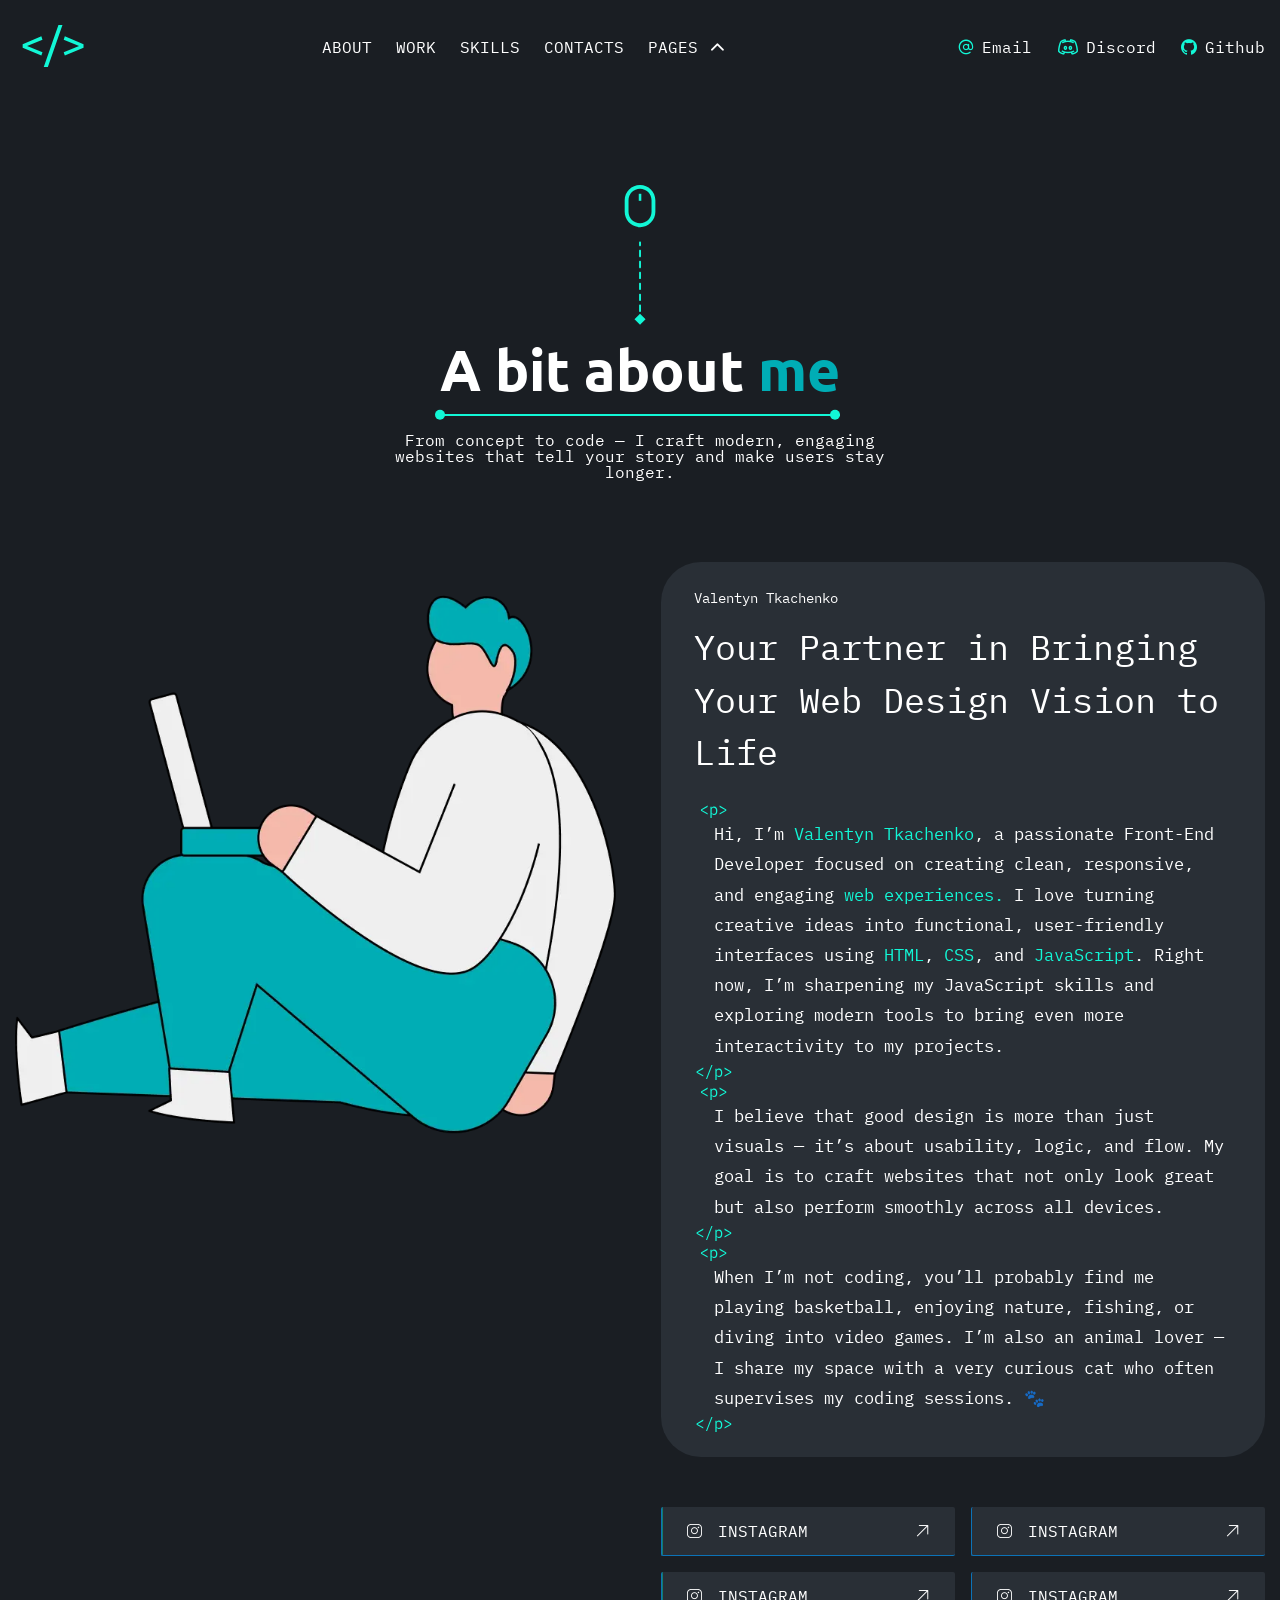
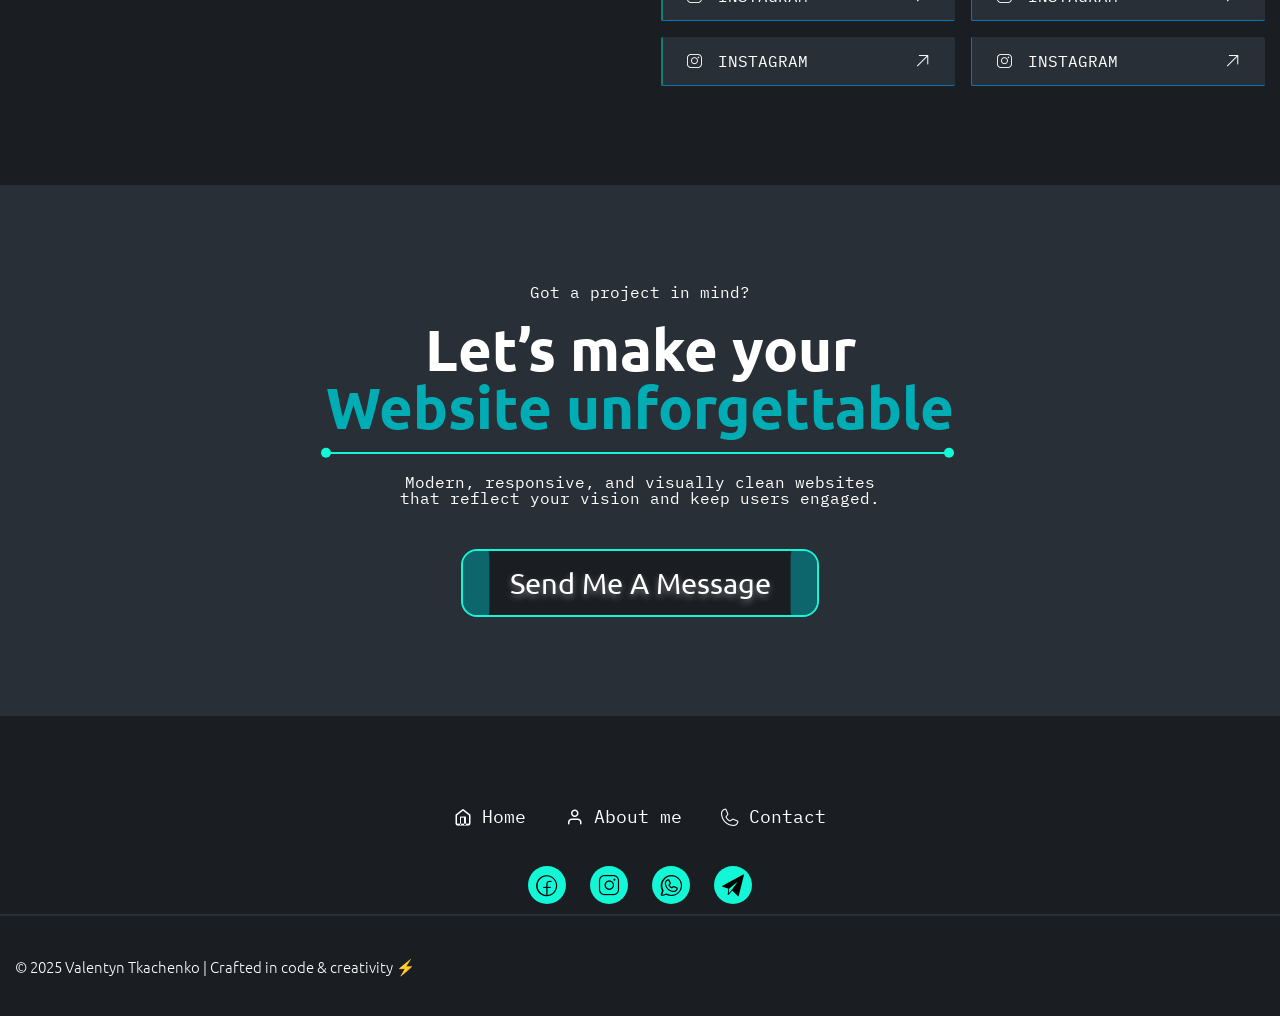
<file: src/pages/about/about.html>
<!DOCTYPE html>
<html lang="en">

<head>
   <meta charset="UTF-8">
   <meta name="viewport" content="width=device-width, initial-scale=1.0">
   <link rel="icon" type="image/x-icon" href="../../../vt.ico">
   <title>Page-About</title>
  <script type="module" crossorigin src="../../../assets/main-L7SXk0jN.js"></script>
  <link rel="stylesheet" crossorigin href="../../../assets/main-U1a0f_rN.css">
  <link rel="stylesheet" crossorigin href="../../../assets/about-CNuRhGCd.css">
</head>

<body>

   <div class="wrapper">
      <header class="header">
         <div class="header__container">
            <div class="header__inner">
               <div class="header__logo logo">
                  <a href="../../../index.html" class="logo__link">
                     <svg class="logo__image">
                        <use href="../../../assets/symbol-defs-Dsp-S08E.svg#icon-slash"></use>
                     </svg>
                  </a>
               </div>
               <nav class="header__menu menu-header">
                  <ul class="menu-header__list">
                     <li class="menu-header__item">
                        <a href="#" class="menu-header__link">About</a>
                     </li>
                     <li class="menu-header__item">
                        <a href="../works/works.html" target="_blank" class="menu-header__link">Work</a>
                     </li>
                     <li class="menu-header__item">
                        <a href="#" class="menu-header__link">Skills</a>
                     </li>
                     <li class="menu-header__item">
                        <a href="#" class="menu-header__link">Contacts</a>
                     </li>
                     <li class="menu-header__item">
                        <a href="#"
                           class="menu-header__link menu-header__link--submenu menu-header__link--icon-chevron">Pages</a>
                     </li>
                  </ul>
               </nav>
               <div class="header__media media-social">
                  <a target="_blank" href="#"
                     class="media-social__instagram media-social__instagram--icon-at-sign">Email</a>
                  <a target="_blank" href="#"
                     class="media-social__discord media-social__discord--icon-discord">Discord</a>
                  <a target="_blank" href="#" class="media-social__github media-social__github--icon-github">Github</a>
               </div>
               <!-- <button type="button" class="button button--green button--icon-chevrons"><span>Let's talk
                        </span></button> -->
               <button class="icon-menu">
                  <span></span>
               </button>
            </div>
         </div>
      </header>

      <main class="page-about">
         <section class="page-about__about about-page">
            <div class="about-page__container">
               <div class="about-page__inner">
                  <div class="about-page__header block-header block-header--margin">
                     <svg class="block-header__scroll mouse-scroll">
                        <use href="../../../assets/symbol-defs-Dsp-S08E.svg#icon-scroll"></use>
                     </svg>
                     <h2 class="block-header__title">A bit about
                        <span>me</span>
                     </h2>
                     <div class="block-header__text">
                        <p>From concept to code — I craft modern, engaging websites that tell your story and make
                           users
                           stay longer.
                        </p>
                     </div>
                  </div>
                  <div class="about-page__body body-about">
                     <div class="body-about__wrapper">
                        <div class="body-about__image">
                           <img src="../../../assets/man-works-COrLgKZE.webp" alt="">
                        </div>
                        <!-- <div class="body-about__image">
                           <img src="/src/assets/img/hero-avatar.PNG" alt="">
                        </div> -->
                        <div class="body-about__inner">
                           <div class="body-about__info">
                              <div class="body-about__name">Valentyn Tkachenko</div>
                              <h2 class="body-about__title">
                                 Your Partner in Bringing Your Web Design Vision to Life
                              </h2>
                              <div class="body-about__desc">
                                 <svg class="body-about__teg">
                                    <use href="../../../assets/symbol-defs-Dsp-S08E.svg#icon-p-open"></use>
                                 </svg>
                                 <p>
                                    Hi, I’m <span>Valentyn Tkachenko</span>, a passionate Front-End Developer focused on
                                    creating
                                    clean,
                                    responsive, and engaging <span>web
                                       experiences.</span>
                                    I love turning creative ideas into functional, user-friendly interfaces using
                                    <span>HTML</span>,
                                    <span>CSS</span>,
                                    and <span>JavaScript</span>.
                                    Right now, I’m sharpening my JavaScript skills and exploring modern tools to bring
                                    even
                                    more interactivity to my
                                    projects.
                                 </p>
                                 <svg class="body-about__teg">
                                    <use href="../../../assets/symbol-defs-Dsp-S08E.svg#icon-p-closed"></use>
                                 </svg>
                                 <svg class="body-about__teg">
                                    <use href="../../../assets/symbol-defs-Dsp-S08E.svg#icon-p-open"></use>
                                 </svg>
                                 <p>I believe that good design is more than just visuals — it’s about usability, logic,
                                    and
                                    flow. My goal is to craft
                                    websites that not only look great but also perform smoothly across all devices.
                                 </p>
                                 <svg class="body-about__teg">
                                    <use href="../../../assets/symbol-defs-Dsp-S08E.svg#icon-p-closed"></use>
                                 </svg>
                                 <svg class="body-about__teg">
                                    <use href="../../../assets/symbol-defs-Dsp-S08E.svg#icon-p-open"></use>
                                 </svg>
                                 <p>When I’m not coding, you’ll probably find me playing basketball, enjoying nature,
                                    fishing,
                                    or diving into video games.
                                    I’m also an animal lover — I share my space with a very curious cat who often
                                    supervises
                                    my coding sessions. 🐾
                                 </p>
                                 <svg class="body-about__teg">
                                    <use href="../../../assets/symbol-defs-Dsp-S08E.svg#icon-p-closed"></use>
                                 </svg>
                              </div>
                              <!-- <div class="body-about__img">
                                 <img src="/src/assets/img/png/man-works.webp" alt="">
                              </div> -->
                           </div>
                           <div class="body-about__buttons buttons-about">
                              <a href="#" class="button-media button-media--icon-instagram">
                                 <span class="button-media__span button-media__span--icon-arrow-up">Instagram</span>
                              </a>
                              <a href="#" class="button-media button-media--icon-instagram">
                                 <span class="button-media__span button-media__span--icon-arrow-up">Instagram</span>
                              </a>
                              <a href="#" class="button-media button-media--icon-instagram">
                                 <span class="button-media__span button-media__span--icon-arrow-up">Instagram</span>
                              </a>
                              <a href="#" class="button-media button-media--icon-instagram">
                                 <span class="button-media__span button-media__span--icon-arrow-up">Instagram</span>
                              </a>
                              <a href="#" class="button-media button-media--icon-instagram">
                                 <span class="button-media__span button-media__span--icon-arrow-up">Instagram</span>
                              </a>
                              <a href="#" class="button-media button-media--icon-instagram">
                                 <span class="button-media__span button-media__span--icon-arrow-up">Instagram</span>
                              </a>
                           </div>
                        </div>
                     </div>
                  </div>
               </div>
            </div>
         </section>
      </main>

      <aside class="page__intro intro">
         <div class="intro__container">
            <div class="intro__header block-header">
               <div class="block-header__content">
                  <span class="block-header__label">Got a project in mind?</span>
                  <h2 class="block-header__title">Let’s make your <br> <span>Website unforgettable</span></h2>
                  <div class="block-header__text">
                     <p>Modern, responsive, and visually clean websites that reflect your vision and keep users
                        engaged.
                     </p>
                  </div>
               </div>
            </div>
            <button type="button" class="intro__button button-figure button-figure--green ">
               Send me a message
            </button>
         </div>
      </aside>

      <footer class="footer">
         <div class="footer__body body-footer">
            <div class="body-footer__container">
               <div class="body-footer__menu menu-footer">
                  <ul class="menu-footer__list">
                     <li class="menu-footer__item">
                        <a target="_blank" href="#" class="menu-footer__link menu-footer__link--icon-home">Home</a>
                     </li>
                     <li class="menu-footer__item">
                        <a target="_blank" href="#" class="menu-footer__link menu-footer__link--icon-user">About me</a>
                     </li>
                     <li class="menu-footer__item">
                        <a target="_blank" href="#" class="menu-footer__link menu-footer__link--icon-phone">Contact</a>
                     </li>
                  </ul>
               </div>
               <address class="body-footer__social social-footer">
                  <ul class="social-footer__list">
                     <li class="social-footer__item">
                        <a target="_blank" href="#" class="social-footer__link social-footer__link--icon-fb"></a>
                     </li>
                     <li class="social-footer__item">
                        <a target="_blank" href="#" class="social-footer__link social-footer__link--icon-instagram"></a>
                     </li>
                     <li class="social-footer__item">
                        <a target="_blank" href="#" class="social-footer__link social-footer__link--icon-watsup"></a>
                     </li>
                     <li class="social-footer__item">
                        <a target="_blank" href="#" class="social-footer__link social-footer__link--icon-telegram"></a>
                     </li>
                  </ul>
               </address>
            </div>
         </div>
         <div class="footer__bottom bottom-footer">
            <div class="bottom-footer__container">
               <div class="bottom-footer__policy">
                  <p>© 2025 Valentyn Tkachenko | Crafted in code & creativity ⚡</p>
               </div>
            </div>
         </div>
      </footer>
   </div>

</body>

</html>
</file>
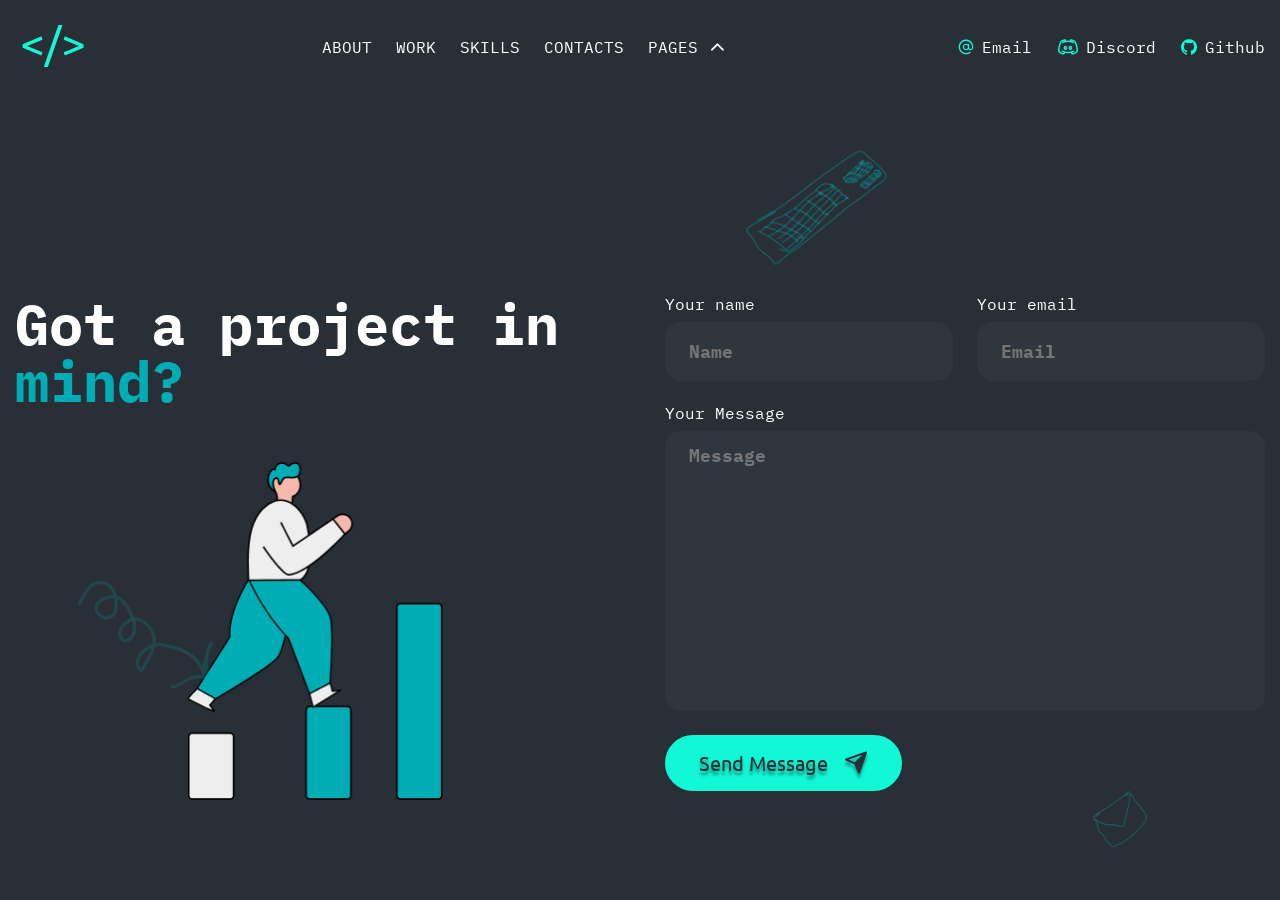
<file: src/pages/contacts/contacts.html>
<!DOCTYPE html>
<html lang="en">

<head>
   <meta charset="UTF-8">
   <meta name="viewport" content="width=device-width, initial-scale=1.0">
   <link rel="icon" type="image/x-icon" href="../../../assets/vt-Ccx4hUAP.ico">
   <title>Page-Contacts</title>
  <script type="module" crossorigin src="../../../assets/main-L7SXk0jN.js"></script>
  <link rel="stylesheet" crossorigin href="../../../assets/main-U1a0f_rN.css">
  <link rel="stylesheet" crossorigin href="../../../assets/contacts-z3TCsI-j.css">
</head>

<body>

   <div class="wrapper">
      <header class="header">
         <div class="header__container">
            <div class="header__inner">
               <div class="header__logo logo">
                  <a href="../../../index.html" class="logo__link">
                     <svg class="logo__image">
                        <use href="../../../assets/symbol-defs-Dsp-S08E.svg#icon-slash"></use>
                     </svg>
                  </a>
               </div>
               <nav class="header__menu menu-header">
                  <ul class="menu-header__list">
                     <li class="menu-header__item">
                        <a href="../about/about.html" target="_blank" class="menu-header__link">About</a>
                     </li>
                     <li class="menu-header__item">
                        <a href="../works/works.html" target="_blank" class="menu-header__link">Work</a>
                     </li>
                     <li class="menu-header__item">
                        <a href="#" class="menu-header__link">Skills</a>
                     </li>
                     <li class="menu-header__item">
                        <a href="#" class="menu-header__link">Contacts</a>
                     </li>
                     <li class="menu-header__item">
                        <a href="#"
                           class="menu-header__link menu-header__link--submenu menu-header__link--icon-chevron">Pages</a>
                     </li>
                  </ul>
               </nav>
               <div class="header__media media-social">
                  <a target="_blank" href="#"
                     class="media-social__instagram media-social__instagram--icon-at-sign">Email</a>
                  <a target="_blank" href="#"
                     class="media-social__discord media-social__discord--icon-discord">Discord</a>
                  <a target="_blank" href="#" class="media-social__github media-social__github--icon-github">Github</a>
               </div>
               <button class="icon-menu">
                  <span></span>
               </button>
            </div>
         </div>
      </header>

      <main class="page-contacts contacts-page">
         <div class="contacts-page__container">
            <div class="contacts-page__content">
               <h2 class="contacts-page__title">Got a project in <span>mind?</span> </h2>
               <div class="contacts-page__image">
                  <img src="../../../assets/man-step-CIN4aW2L.png" alt="">
               </div>
            </div>
            <form action="#" class="contacts-page__form form-contacts">
               <div class="form-contacts__top">
                  <div class="form-contacts__name">
                     <label for="">Your name</label>
                     <input class="form-contacts__input" type="text" placeholder="Name">
                  </div>
                  <div class="form-contacts__email">
                     <label for="">Your email</label>
                     <input class="form-contacts__input" type="email" placeholder="Email">
                  </div>
               </div>
               <div class="form-contacts__text">
                  <label for="message">Your Message</label>
                  <textarea class="form-contacts__area" name="message" id="message" placeholder="Message"></textarea>
               </div>
               <button type="submit" class="form-contacts__button button-regular button-regular--icon-send">Send
                  Message</button>
            </form>
         </div>
      </main>

      <footer class="footer-contacts">
         <div class="footer-contacts__container">

         </div>
      </footer>
   </div>

</body>

</html>
</file>
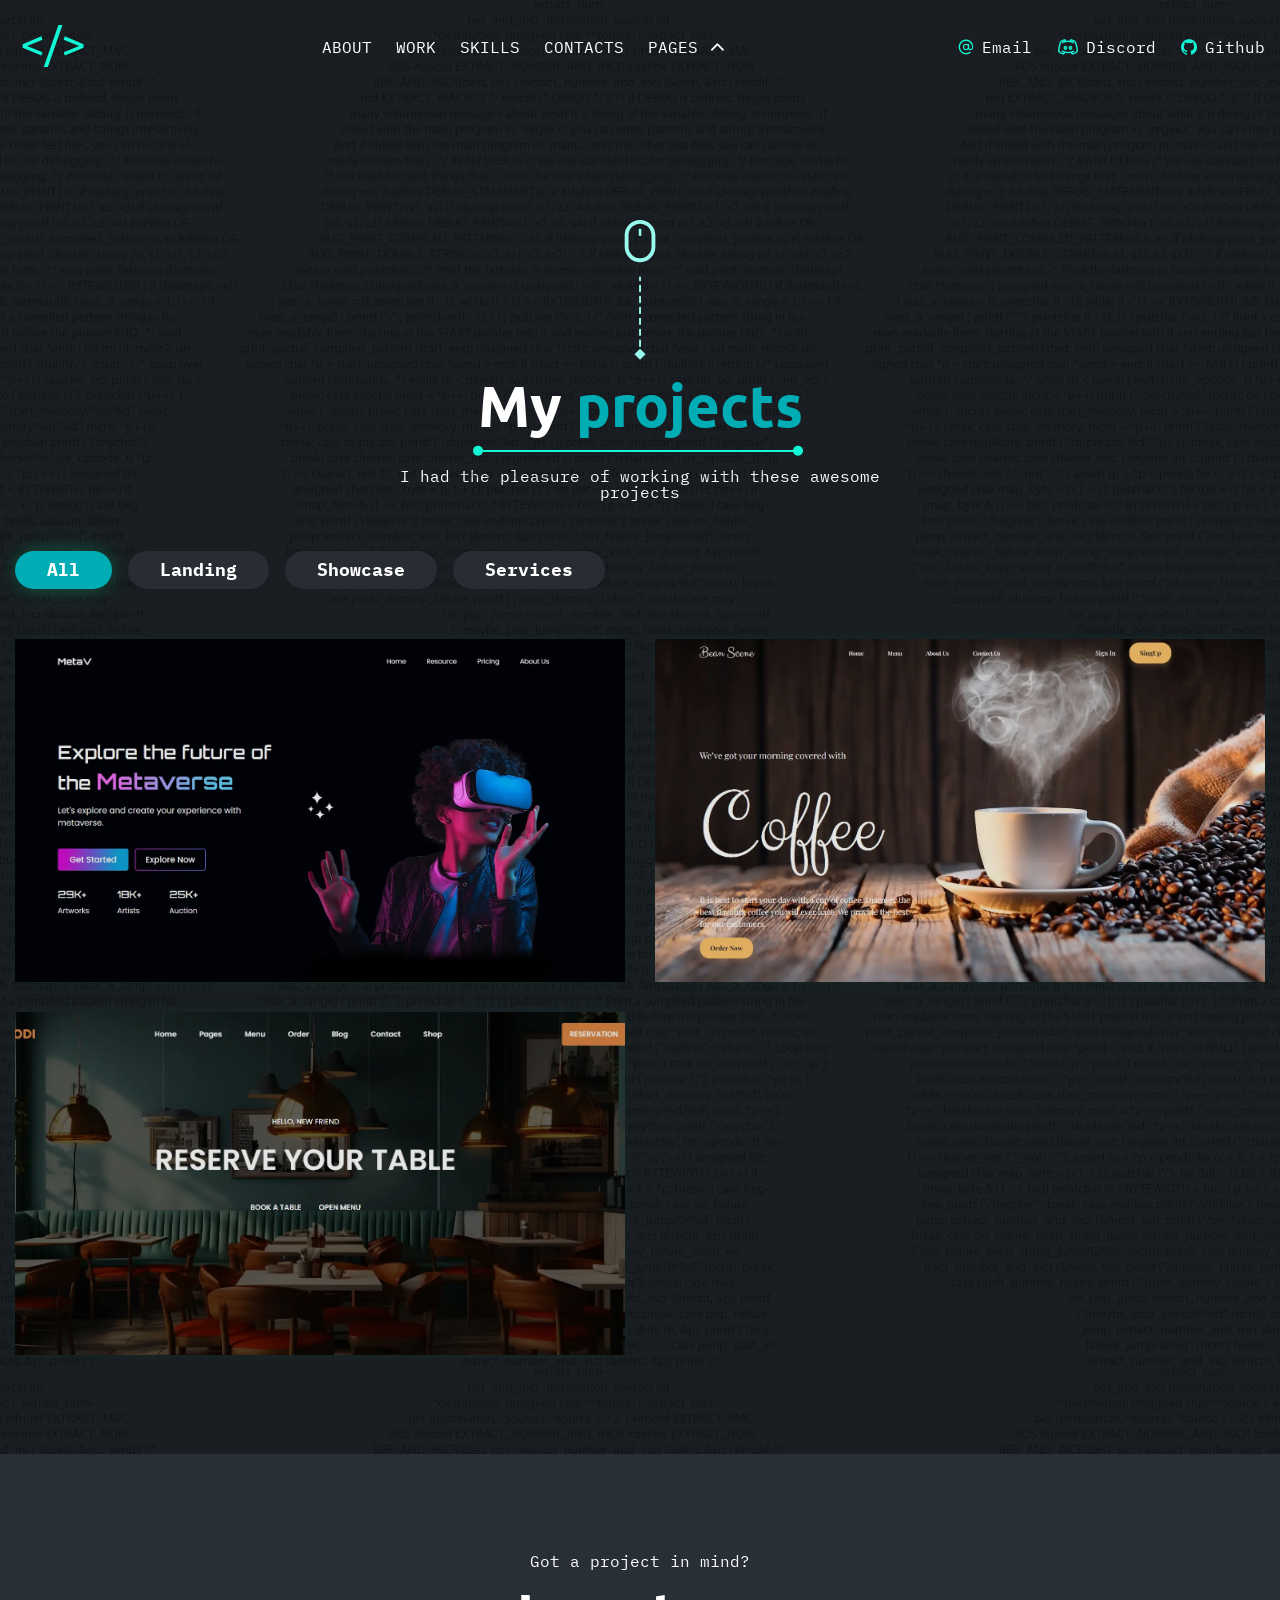
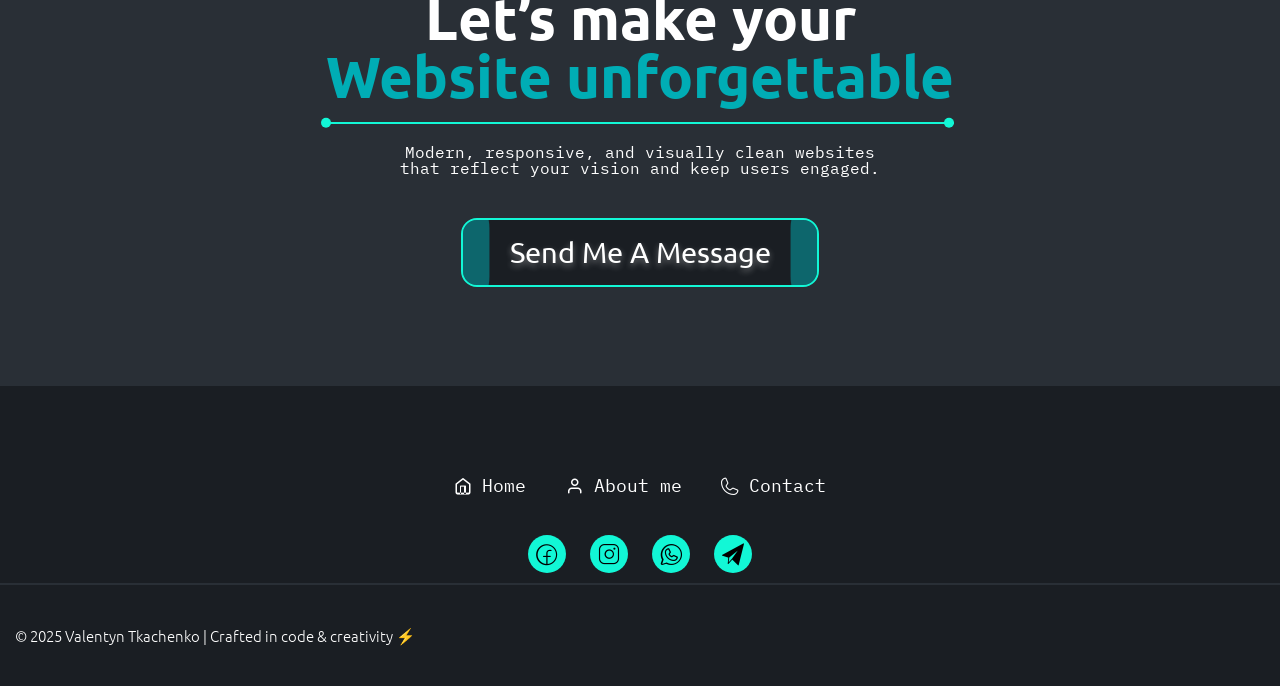
<file: src/pages/works/works.html>
<!DOCTYPE html>
<html lang="en">

<head>
   <meta charset="UTF-8">
   <meta name="viewport" content="width=device-width, initial-scale=1.0">
   <link rel="icon" type="image/x-icon" href="../../../vt.ico">
   <title>Works</title>
  <script type="module" crossorigin src="../../../assets/main-L7SXk0jN.js"></script>
  <link rel="stylesheet" crossorigin href="../../../assets/main-U1a0f_rN.css">
  <link rel="stylesheet" crossorigin href="../../../assets/works-BHqW12CQ.css">
</head>

<body>
   <div class="wrapper">
      <header class="header">
         <div class="header__container">
            <div class="header__inner">
               <div class="header__logo logo">
                  <a href="../../../index.html" class="logo__link">
                     <svg class="logo__image">
                        <use href="../../../assets/symbol-defs-Dsp-S08E.svg#icon-slash"></use>
                     </svg>
                  </a>
               </div>
               <nav class="header__menu menu-header">
                  <ul class="menu-header__list">
                     <li class="menu-header__item">
                        <a href="../about/about.html" target="_blank" class="menu-header__link">About</a>
                     </li>
                     <li class="menu-header__item">
                        <a href="#" target="_blank" class="menu-header__link">Work</a>
                     </li>
                     <li class="menu-header__item">
                        <a href="#" class="menu-header__link">Skills</a>
                     </li>
                     <li class="menu-header__item">
                        <a href="#" class="menu-header__link">Contacts</a>
                     </li>
                     <li class="menu-header__item">
                        <a href="#"
                           class="menu-header__link menu-header__link--submenu menu-header__link--icon-chevron">Pages</a>
                     </li>
                  </ul>
               </nav>
               <div class="header__media media-social">
                  <a target="_blank" href="#"
                     class="media-social__instagram media-social__instagram--icon-at-sign">Email</a>
                  <a target="_blank" href="#"
                     class="media-social__discord media-social__discord--icon-discord">Discord</a>
                  <a target="_blank" href="#" class="media-social__github media-social__github--icon-github">Github</a>
               </div>
               <!-- <button type="button" class="button button--green button--icon-chevrons"><span>Let's talk
                              </span></button> -->
               <button class="icon-menu">
                  <span></span>
               </button>
            </div>
         </div>
      </header>

      <main class="page-work">
         <section class="page-work__projects projects-page">
            <div class="projects-page__container">
               <div class="projects-page__inner">
                  <div class="projects-page__header block-header block-header--margin">
                     <svg class="block-header__scroll mouse-scroll">
                        <use href="../../../assets/symbol-defs-Dsp-S08E.svg#icon-scroll"></use>
                     </svg>
                     <h2 class="block-header__title">My <span>projects</span></h2>
                     <div class="block-header__text">
                        <p>I had the pleasure of working with these awesome projects</p>
                     </div>
                  </div>

                  <div class="projects-page__wrapper">
                     <div class="projects-page__menu menu-projects">
                        <ul class="menu-projects__list">
                           <li class="menu-projects__item">
                              <button type="button" class="menu-projects__button" data-filter="all">All</button>
                           </li>
                           <li class="menu-projects__item">
                              <button type="button" class="menu-projects__button" data-filter="landing">Landing</button>
                           </li>
                           <li class="menu-projects__item">
                              <button type="button" class="menu-projects__button"
                                 data-filter="showcase">Showcase</button>
                           </li>
                           <li class="menu-projects__item">
                              <button type="button" class="menu-projects__button"
                                 data-filter="services">Services</button>
                           </li>
                           <!--
                           <li class="menu-projects__item">
                              <button type="button" class="menu-projects__button" data-filter="shop">E-
                                 <span>shop</span> </button>
                           </li>
                           <li class="menu-projects__item">
                              <button type="button" class="menu-projects__button" data-filter="multipage">Multi-
                                 <span>page</span> </button>
                           </li>
                           <li class="menu-projects__item">
                              <button type="button" class="menu-projects__button"
                                 data-filter="Experimental">Experimental</button>
                           </li>
                           -->
                           <!--
                           <li class="menu-projects__item">
                              <button type="button" class="menu-projects__button" data-filter="ui">UI</button>
                           </li>
                           <li class="menu-projects__item">
                              <button type="button" class="menu-projects__button" data-filter="ux">UX</button>
                           </li>
                           <li class="menu-projects__item">
                              <button type="button" class="menu-projects__button" data-filter="web">Web
                                 Design</button>
                           </li>
                           -->
                        </ul>
                     </div>
                     <div class="projects__carts carts-project">
                        <div class="carts-project__inner" data-group="all">
                           <article class="cart-work">
                              <div class="cart-work__inner">
                                 <div class="cart-work__image">
                                    <img src="../../../assets/meta-v-gvnQFG58.webp" alt="">
                                 </div>
                                 <div class="cart-work__content">
                                    <h3 class="cart-work__title">Creative Project</h3>
                                    <div class="cart-work__text">
                                       <p>A modern web experience using motion and neon design.</p>
                                    </div>
                                    <div class="cart-work__buttons">
                                       <a href="#" target="_blank"
                                          class="button-active button-active--demo"><span>demo</span></a>
                                       <a href="#" target="_blank"
                                          class="button-active button-active--code"><span>code</span></a>
                                    </div>
                                 </div>
                              </div>
                           </article>
                           <article class="cart-work">
                              <div class="cart-work__inner">
                                 <div class="cart-work__image">
                                    <img src="../../../assets/bean-scene-lwkvwIJn.webp" alt="">
                                 </div>
                                 <div class="cart-work__content">
                                    <h3 class="cart-work__title">Creative Project</h3>
                                    <div class="cart-work__text">
                                       <p>A modern web experience using motion and neon design.</p>
                                    </div>
                                    <div class="cart-work__buttons">
                                       <a href="#" target="_blank"
                                          class="button-active button-active--demo"><span>demo</span></a>
                                       <a href="#" target="_blank"
                                          class="button-active button-active--code"><span>code</span></a>
                                    </div>
                                 </div>
                              </div>
                           </article>
                           <article class="cart-work">
                              <div class="cart-work__inner">
                                 <div class="cart-work__image">
                                    <img src="../../../assets/foodi-D6UlbF4A.webp" alt="">
                                 </div>
                                 <div class="cart-work__content">
                                    <h3 class="cart-work__title">Creative Project</h3>
                                    <div class="cart-work__text">
                                       <p>A modern web experience using motion and neon design.</p>
                                    </div>
                                    <div class="cart-work__buttons">
                                       <a href="#" target="_blank"
                                          class="button-active button-active--demo"><span>demo</span></a>
                                       <a href="#" target="_blank"
                                          class="button-active button-active--code"><span>code</span></a>
                                    </div>
                                 </div>
                              </div>
                           </article>
                        </div>
                        <div class="carts-project__inner" data-group="landing">
                           <article class="cart-work">
                              <div class="cart-work__inner">
                                 <div class="cart-work__image">
                                    <img src="../../../assets/meta-v-gvnQFG58.webp" alt="">
                                 </div>
                                 <div class="cart-work__content">
                                    <h3 class="cart-work__title">Creative Project</h3>
                                    <div class="cart-work__text">
                                       <p>A modern web experience using motion and neon design.</p>
                                    </div>
                                    <div class="cart-work__buttons">
                                       <a href="#" target="_blank"
                                          class="button-active button-active--demo"><span>demo</span></a>
                                       <a href="#" target="_blank"
                                          class="button-active button-active--code"><span>code</span></a>
                                    </div>
                                 </div>
                              </div>
                           </article>
                        </div>
                        <div class="carts-project__inner" data-group="showcase">
                           <article class="cart-work">
                              <div class="cart-work__inner">
                                 <div class="cart-work__image">
                                    <img src="../../../assets/meta-v-gvnQFG58.webp" alt="">
                                 </div>
                                 <div class="cart-work__content">
                                    <h3 class="cart-work__title">Creative Project</h3>
                                    <div class="cart-work__text">
                                       <p>A modern web experience using motion and neon design.</p>
                                    </div>
                                    <div class="cart-work__buttons">
                                       <a href="#" target="_blank"
                                          class="button-active button-active--demo"><span>demo</span></a>
                                       <a href="#" target="_blank"
                                          class="button-active button-active--code"><span>code</span></a>
                                    </div>
                                 </div>
                              </div>
                           </article>
                        </div>
                        <div class="carts-project__inner" data-group="services">
                           <article class="cart-work">
                              <div class="cart-work__inner">
                                 <div class="cart-work__image">
                                    <img src="../../../assets/meta-v-gvnQFG58.webp" alt="">
                                 </div>
                                 <div class="cart-work__content">
                                    <h3 class="cart-work__title">Creative Project</h3>
                                    <div class="cart-work__text">
                                       <p>A modern web experience using motion and neon design.</p>
                                    </div>
                                    <div class="cart-work__buttons">
                                       <a href="#" target="_blank"
                                          class="button-active button-active--demo"><span>demo</span></a>
                                       <a href="#" target="_blank"
                                          class="button-active button-active--code"><span>code</span></a>
                                    </div>
                                 </div>
                              </div>
                           </article>
                        </div>
                        <!--
                        <div class="carts-project__inner" data-group="shop">
                           <article class="cart-work">
                              <div class="cart-work__inner">
                                 <div class="cart-work__image">
                                    <img src="/src/assets/img/works//meta-v.webp" alt="">
                                 </div>
                                 <div class="cart-work__content">
                                    <h3 class="cart-work__title">Creative Project</h3>
                                    <div class="cart-work__text">
                                       <p>A modern web experience using motion and neon design.</p>
                                    </div>
                                    <div class="cart-work__buttons">
                                       <a href="#" target="_blank"
                                          class="button-active button-active--demo"><span>demo</span></a>
                                       <a href="#" target="_blank"
                                          class="button-active button-active--code"><span>code</span></a>
                                    </div>
                                 </div>
                              </div>
                           </article>
                        </div>
                        -->
                        <!--
                        <div class="carts-project__inner" data-group="multipage">
                           <article class="cart-work">
                              <div class="cart-work__inner">
                                 <div class="cart-work__image">
                                    <img src="/src/assets/img/works//meta-v.webp" alt="">
                                 </div>
                                 <div class="cart-work__content">
                                    <h3 class="cart-work__title">Creative Project</h3>
                                    <div class="cart-work__text">
                                       <p>A modern web experience using motion and neon design.</p>
                                    </div>
                                    <div class="cart-work__buttons">
                                       <a href="#" target="_blank"
                                          class="button-active button-active--demo"><span>demo</span></a>
                                       <a href="#" target="_blank"
                                          class="button-active button-active--code"><span>code</span></a>
                                    </div>
                                 </div>
                              </div>
                           </article>
                        </div>
                        -->
                        <!--
                        <div class="carts-project__inner" data-group="Experimental">
                           <article class="cart-work">
                              <div class="cart-work__inner">
                                 <div class="cart-work__image">
                                    <img src="/src/assets/img/works//meta-v.webp" alt="">
                                 </div>
                                 <div class="cart-work__content">
                                    <h3 class="cart-work__title">Creative Project</h3>
                                    <div class="cart-work__text">
                                       <p>A modern web experience using motion and neon design.</p>
                                    </div>
                                    <div class="cart-work__buttons">
                                       <a href="#" target="_blank"
                                          class="button-active button-active--demo"><span>demo</span></a>
                                       <a href="#" target="_blank"
                                          class="button-active button-active--code"><span>code</span></a>
                                    </div>
                                 </div>
                              </div>
                           </article>
                        </div>
                        -->
                     </div>
                  </div>
               </div>
            </div>
         </section>
      </main>

      <aside class="page__intro intro">
         <div class="intro__container">
            <div class="intro__header block-header">
               <div class="block-header__content">
                  <span class="block-header__label">Got a project in mind?</span>
                  <h2 class="block-header__title">Let’s make your <br> <span>Website unforgettable</span></h2>
                  <div class="block-header__text">
                     <p>Modern, responsive, and visually clean websites that reflect your vision and keep users
                        engaged.
                     </p>
                  </div>
               </div>
            </div>
            <button type="button" class="intro__button button-figure button-figure--green ">
               Send me a message
            </button>
         </div>
      </aside>

      <footer class="footer">
         <div class="footer__body body-footer">
            <div class="body-footer__container">
               <div class="body-footer__menu menu-footer">
                  <ul class="menu-footer__list">
                     <li class="menu-footer__item">
                        <a target="_blank" href="#" class="menu-footer__link menu-footer__link--icon-home">Home</a>
                     </li>
                     <li class="menu-footer__item">
                        <a target="_blank" href="#" class="menu-footer__link menu-footer__link--icon-user">About me</a>
                     </li>
                     <li class="menu-footer__item">
                        <a target="_blank" href="#" class="menu-footer__link menu-footer__link--icon-phone">Contact</a>
                     </li>
                  </ul>
               </div>
               <address class="body-footer__social social-footer">
                  <ul class="social-footer__list">
                     <li class="social-footer__item">
                        <a target="_blank" href="#" class="social-footer__link social-footer__link--icon-fb"></a>
                     </li>
                     <li class="social-footer__item">
                        <a target="_blank" href="#" class="social-footer__link social-footer__link--icon-instagram"></a>
                     </li>
                     <li class="social-footer__item">
                        <a target="_blank" href="#" class="social-footer__link social-footer__link--icon-watsup"></a>
                     </li>
                     <li class="social-footer__item">
                        <a target="_blank" href="#" class="social-footer__link social-footer__link--icon-telegram"></a>
                     </li>
                  </ul>
               </address>
            </div>
         </div>
         <div class="footer__bottom bottom-footer">
            <div class="bottom-footer__container">
               <div class="bottom-footer__policy">
                  <p>© 2025 Valentyn Tkachenko | Crafted in code & creativity ⚡</p>
               </div>
            </div>
         </div>
      </footer>

   </div>
</body>

</html>
</file>
<file: assets/main-U1a0f_rN.css>
@import"https://fonts.googleapis.com/css?family=IBM+Plex+Mono:100,200,300,regular,500,600,700";@import"https://fonts.googleapis.com/css?family=Ubuntu:300,regular,500,700";*,*:before,*:after{padding:0;margin:0;border:none;box-sizing:border-box}*:before,*:after{display:inline-block}a{text-decoration:none;color:inherit;display:inline-block}li{list-style:none}img{vertical-align:middle;max-width:100%}h1,h2,h3,h4,h5,h6{font-weight:inherit;font-size:inherit}html,body{line-height:1;height:100%}input,button,textarea{font-family:inherit;font-size:inherit;line-height:inherit;color:inherit;background-color:transparent}input,textarea{width:100%}button,select,option{cursor:pointer}input[type=text],input[type=email],input[type=tel],textarea{appearance:none}summary{list-style:none;appearance:none;-webkit-appearance:none}address{font-style:normal}@media(min-width:105.875em){.header{padding-block:30px}}@media(min-width:20em)and (max-width:105.875em){.header{padding-block:clamp(15px,11.5065502183px + 1.0917030568vw,30px)}}@media(max-width:20em){.header{padding-block:15px}}.header{position:fixed;width:100%;left:0;top:0;z-index:100;transition:all .5s}.header:before{content:"";position:absolute;top:0;left:0;background:#1a1e2399;-webkit-backdrop-filter:blur(10px);backdrop-filter:blur(10px);width:100%;height:100%;z-index:-1;opacity:0}.header.scrolled:before{opacity:1}.header__inner{display:flex;align-items:center;justify-content:space-between}@media(min-width:105.875em){.header__inner{gap:30px}}@media(min-width:20em)and (max-width:105.875em){.header__inner{gap:clamp(15px,11.5065502183px + 1.0917030568vw,30px)}}@media(max-width:20em){.header__inner{gap:15px}}.menu-header{color:#fff}.menu-header__list{display:flex;align-items:center;flex-wrap:wrap}@media(min-width:105.875em){.menu-header__list{gap:30px}}@media(min-width:20em)and (max-width:105.875em){.menu-header__list{gap:clamp(10px,5.3420669578px + 1.4556040757vw,30px)}}@media(max-width:20em){.menu-header__list{gap:10px}}@media(max-width:40.625em){.menu-header__list{display:flex;flex-direction:column;gap:1.875rem;align-items:flex-end}}.menu-header__item{font-family:IBM Plex Mono,sans-serif;text-transform:uppercase}@media(max-width:40.625em){.menu-header__item{font-size:1.5rem;color:#fff}}.menu-header__link{position:relative;transition:all .3s}.menu-header__link--submenu{display:flex;flex-direction:row-reverse;gap:.5rem;align-items:center}.menu-header__link--submenu:before{font-size:1.375rem;rotate:-90deg;transition:rotate .3s}@media(any-hover:hover)and (any-pointer:fine){.menu-header__link--submenu:hover:before{rotate:90deg}}@media(any-hover:hover)and (any-pointer:fine){.menu-header__link:hover{color:#08a78f;text-shadow:0 0 8px rgba(218,197,167,.6),0 0 15px rgba(218,197,167,.3),0 0 25px rgba(218,197,167,.15)}.menu-header__link:hover:after{width:100%}}@media(max-width:40.625em){.menu-header{display:block;position:fixed;top:0;right:-100%;width:100%;height:100%;background-color:#292f36;padding:9.375rem .9375rem 1.875rem;transition:all .3s}.menu-open .menu-header{right:0}.menu-header:before{content:"";position:fixed;top:0;right:-100%;width:100%;background-color:#1a1e23;transition:all .3s}}@media(max-width:40.625em)and (min-width:105.875em){.menu-header:before{min-height:170px}}@media(max-width:40.625em)and (min-width:20em)and (max-width:105.875em){.menu-header:before{min-height:clamp(103px,87.3959243086px + 4.8762736536vw,170px)}}@media(max-width:40.625em)and (max-width:20em){.menu-header:before{min-height:103px}}@media(max-width:40.625em){.menu-open .menu-header:before{right:0}}.media-social{display:flex;align-items:center}@media(min-width:105.875em){.media-social{gap:32px}}@media(min-width:20em)and (max-width:105.875em){.media-social{gap:clamp(10px,4.8762736536px + 1.6011644833vw,32px)}}@media(max-width:20em){.media-social{gap:10px}}.media-social{flex-wrap:wrap;flex-shrink:0;z-index:5}.media-social__instagram,.media-social__discord,.media-social__github{display:flex;align-items:center;gap:.5rem}.media-social__instagram:before,.media-social__discord:before,.media-social__github:before{color:#12f7d6;transition:color .3s}@media(any-hover:hover)and (any-pointer:fine){.media-social__instagram:hover:before,.media-social__discord:hover:before,.media-social__github:hover:before{color:#08a78f}}@media(max-width:54.375em){.media-social__instagram,.media-social__discord,.media-social__github{font-size:0}.media-social__instagram:before,.media-social__discord:before,.media-social__github:before{font-size:1.25rem}}@media(min-width:105.875em){.page__hero{padding-top:150px}}@media(min-width:20em)and (max-width:105.875em){.page__hero{padding-top:clamp(100px,88.3551673945px + 3.6390101892vw,150px)}}@media(max-width:20em){.page__hero{padding-top:100px}}@media(min-width:105.875em){.page__hero{padding-bottom:120px}}@media(min-width:20em)and (max-width:105.875em){.page__hero{padding-bottom:clamp(50px,33.6972343523px + 5.0946142649vw,120px)}}@media(max-width:20em){.page__hero{padding-bottom:50px}}@media(min-width:105.875em){.page__about{padding-block:120px}}@media(min-width:20em)and (max-width:105.875em){.page__about{padding-block:clamp(50px,33.6972343523px + 5.0946142649vw,120px)}}@media(max-width:20em){.page__about{padding-block:50px}}@media(min-width:105.875em){.page__approach{padding-block:120px}}@media(min-width:20em)and (max-width:105.875em){.page__approach{padding-block:clamp(50px,33.6972343523px + 5.0946142649vw,120px)}}@media(max-width:20em){.page__approach{padding-block:50px}}@media(min-width:105.875em){.page__work{padding-block:120px}}@media(min-width:20em)and (max-width:105.875em){.page__work{padding-block:clamp(50px,33.6972343523px + 5.0946142649vw,120px)}}@media(max-width:20em){.page__work{padding-block:50px}}@media(min-width:105.875em){.page__skills{padding-block:120px}}@media(min-width:20em)and (max-width:105.875em){.page__skills{padding-block:clamp(50px,33.6972343523px + 5.0946142649vw,120px)}}@media(max-width:20em){.page__skills{padding-block:50px}}@media(min-width:105.875em){.page__projects{padding-block:120px}}@media(min-width:20em)and (max-width:105.875em){.page__projects{padding-block:clamp(50px,33.6972343523px + 5.0946142649vw,120px)}}@media(max-width:20em){.page__projects{padding-block:50px}}@media(min-width:105.875em){.page__intro{padding-block:120px}}@media(min-width:20em)and (max-width:105.875em){.page__intro{padding-block:clamp(50px,33.6972343523px + 5.0946142649vw,120px)}}@media(max-width:20em){.page__intro{padding-block:50px}}.hero{background-color:#292f36}.hero__title{font-family:Ubuntu,sans-serif}@media(min-width:105.875em){.hero__title{font-size:117px}}@media(min-width:20em)and (max-width:105.875em){.hero__title{font-size:clamp(50px,34.3959243086px + 4.8762736536vw,117px)}}@media(max-width:20em){.hero__title{font-size:50px}}.hero__title{color:#98faec;text-align:center}@media(min-width:105.875em){.hero__title{margin-bottom:64px}}@media(min-width:20em)and (max-width:105.875em){.hero__title{margin-bottom:clamp(35px,28.2459970888px + 2.1106259098vw,64px)}}@media(max-width:20em){.hero__title{margin-bottom:35px}}.hero__body{display:flex;align-items:center}@media(min-width:105.875em){.hero__body{gap:120px}}@media(min-width:20em)and (max-width:105.875em){.hero__body{gap:clamp(40px,21.3682678311px + 5.8224163028vw,120px)}}@media(max-width:20em){.hero__body{gap:40px}}.hero__body{justify-content:center}@media(max-width:45.9375em){.hero__body{flex-direction:column}}.content-hero{display:flex;flex-direction:column}@media(min-width:105.875em){.content-hero{gap:32px}}@media(min-width:20em)and (max-width:105.875em){.content-hero{gap:clamp(20px,17.2052401747px + .8733624454vw,32px)}}@media(max-width:20em){.content-hero{gap:20px}}.content-hero{align-items:flex-start;max-width:51.25rem}@media(min-width:105.875em){.content-hero__title{font-size:58px}}@media(min-width:20em)and (max-width:105.875em){.content-hero__title{font-size:clamp(30px,23.4788937409px + 2.037845706vw,58px)}}@media(max-width:20em){.content-hero__title{font-size:30px}}.content-hero__title{padding-inline-start:1rem}.content-hero__title span{color:#12f7d6}@media(min-width:105.875em){.content-hero__text{font-size:16px}}@media(min-width:20em)and (max-width:105.875em){.content-hero__text{font-size:clamp(14px,13.5342066958px + .1455604076vw,16px)}}@media(max-width:20em){.content-hero__text{font-size:14px}}.content-hero__text{padding-inline-start:1rem}@media(max-width:27.5em){.content-hero__button{width:100%;align-self:center;justify-content:center}}.content-hero__teg,.content-hero__teg-p{width:2.5rem;height:1.25rem;fill:#98faec}.about{background-color:#1a1e23}.about__inner{position:relative;display:grid;justify-items:center;gap:1.25rem}.about__inner:before{content:"";position:absolute;bottom:0;left:47%;background:url([data-uri]) 0 0/cover no-repeat;width:10rem;height:10.625rem;rotate:180deg}@media(max-width:50.625em){.about__inner:before{display:none}}.about__scroll.mouse-scroll{fill:#12f7d6}.about__body{position:relative;display:flex;align-items:center}@media(min-width:105.875em){.about__body{gap:150px}}@media(min-width:20em)and (max-width:105.875em){.about__body{gap:clamp(50px,26.7103347889px + 7.2780203785vw,150px)}}@media(max-width:20em){.about__body{gap:50px}}.about__body:before{content:"";position:absolute;top:10%;left:20%;background:url([data-uri]) 0 0/cover no-repeat;width:3.5625rem;height:5.5rem}@media(max-width:50.625em){.about__body:before{display:none}}.about__body:after{content:"";position:absolute;bottom:0;left:10%;background:url([data-uri]) 0 0/cover no-repeat;width:3.8125rem;height:2.875rem}@media(max-width:50.625em){.about__body:after{display:none}}@media(max-width:50.625em){.about__body{flex-direction:column}}.about__title{font-size:3.625rem;margin-bottom:1.25rem}.about__title span{color:#00adb5}.about__image{position:relative;aspect-ratio:412/353;z-index:2}.about__image:before{content:"";position:absolute;bottom:0;left:0;background:url(./doodle-items-CdNlZcTS.webp) 100% no-repeat;width:100%;height:100%;object-fit:cover}.about__image:after{content:"";position:absolute;bottom:-.9375rem;left:0;background-color:#00000080;width:100%;height:2.5rem;border-radius:40%;z-index:-1}.about__image img{position:relative;width:100%;height:100%;object-fit:cover}.content-about{background-color:#292f36;border-radius:2.5rem;max-width:55rem;padding-block:1.5rem}@media(min-width:105.875em){.content-about{padding-inline:40px}}@media(min-width:20em)and (max-width:105.875em){.content-about{padding-inline:clamp(20px,15.3420669578px + 1.4556040757vw,40px)}}@media(max-width:20em){.content-about{padding-inline:20px}}.content-about__teg{width:2.5rem;height:1.25rem;fill:#12f7d6}.content-about__text{padding-inline-start:1rem}.content-about__text>*:not(:last-child){margin-bottom:.625rem}.approach{position:relative;background-color:#292f36}.approach:before{content:"";position:absolute;top:0;left:0;background-image:url(./bg-page-sort-uOHYvFiu.webp);background-position:center;background-repeat:no-repeat;background-size:cover;width:100%;height:100%;opacity:.5}.approach__scroll{display:flex;margin:0 auto}.approach__scroll.mouse-scroll{fill:#e7a020}.approach__title{position:relative;font-size:3.625rem;margin-bottom:2.5rem}.approach__title span{color:#00adb5}@media(max-width:26.5625em){.approach__title{text-align:center}}.approach__items{display:grid;grid-template-columns:repeat(auto-fill,minmax(min(25rem,100%),1fr));gap:1.875rem}.work{background-color:#1a1e23}@media(min-width:105.875em){.work__block{margin-bottom:250px}}@media(min-width:20em)and (max-width:105.875em){.work__block{margin-bottom:clamp(50px,3.4206695779px + 14.5560407569vw,250px)}}@media(max-width:20em){.work__block{margin-bottom:50px}}.work__block .mouse-scroll{fill:#08a78f}.work__items{position:relative;display:flex;flex-direction:column}.work__items:before{content:"";font-family:iconfont;position:absolute;left:50%;top:-3.125rem;translate:-50% -100%;background:#dac5a70d;-webkit-backdrop-filter:blur(30px);backdrop-filter:blur(30px);padding-block:.5rem;padding-inline:.75rem;border:.0625rem solid rgb(8,167,143);border-radius:50%;width:2.875rem;aspect-ratio:1;display:flex;justify-content:center;align-items:center;color:#fff;rotate:45deg;transition:all .3s;rotate:180deg}.work__items:after{content:"";position:absolute;top:-3.125rem;left:50%;width:.0625rem;height:3.125rem;background-color:#08a78f}@media(max-width:37.5em){.work__items{gap:3.125rem}}@media(max-width:46.875em){.work .work__items:before,.work .work__items:after{display:none}.work .work__header{margin-bottom:3.125rem}}.skills{position:relative;background-color:#292f36}.skills:before{content:"";position:absolute;top:0;left:0;background-image:url(./skills-img-UaRX5dub.webp);background-position:center;background-repeat:no-repeat;background-size:cover;width:100%;height:100%;opacity:.1}.top-skills{position:relative;display:flex;flex-direction:column;align-items:center;gap:4rem}@media(min-width:105.875em){.top-skills{margin-bottom:64px}}@media(min-width:20em)and (max-width:105.875em){.top-skills{margin-bottom:clamp(30px,22.0815138282px + 2.4745269287vw,64px)}}@media(max-width:20em){.top-skills{margin-bottom:30px}}.top-skills__scroll{fill:#e54f26}.top-skills__block .block-header__title{color:#00adb5}.body-skills{position:relative}.body-skills__inner{display:flex;flex-direction:column;align-items:center}@media(min-width:105.875em){.body-skills__inner{gap:90px}}@media(min-width:20em)and (max-width:105.875em){.body-skills__inner{gap:clamp(35px,22.1906841339px + 4.0029112082vw,90px)}}@media(max-width:20em){.body-skills__inner{gap:35px}}.lang-skill{display:flex;align-items:center}@media(min-width:105.875em){.lang-skill{gap:120px}}@media(min-width:20em)and (max-width:105.875em){.lang-skill{gap:clamp(20px,-3.2896652111px + 7.2780203785vw,120px)}}@media(max-width:20em){.lang-skill{gap:20px}}.lang-skill__wrap{display:flex;flex-direction:column;align-items:center}@media(min-width:105.875em){.lang-skill__wrap{gap:24px}}@media(min-width:20em)and (max-width:105.875em){.lang-skill__wrap{gap:clamp(12px,9.2052401747px + .8733624454vw,24px)}}@media(max-width:20em){.lang-skill__wrap{gap:12px}}.lang-skill__wrap{flex-shrink:0}.lang-skill__item{display:flex;justify-content:center;align-items:center}.lang-skill__item--html{background-color:#e54f26;border-radius:50%}@media(min-width:105.875em){.lang-skill__item--html{padding:40px}}@media(min-width:20em)and (max-width:105.875em){.lang-skill__item--html{padding:clamp(20px,15.3420669578px + 1.4556040757vw,40px)}}@media(max-width:20em){.lang-skill__item--html{padding:20px}}.lang-skill__item--css{background-color:#0c73b8;border-radius:50%}@media(min-width:105.875em){.lang-skill__item--css{padding:40px}}@media(min-width:20em)and (max-width:105.875em){.lang-skill__item--css{padding:clamp(20px,15.3420669578px + 1.4556040757vw,40px)}}@media(max-width:20em){.lang-skill__item--css{padding:20px}}.lang-skill__item--js{background-color:#e7a020;border-radius:50%}@media(min-width:105.875em){.lang-skill__item--js{padding:40px}}@media(min-width:20em)and (max-width:105.875em){.lang-skill__item--js{padding:clamp(20px,15.3420669578px + 1.4556040757vw,40px)}}@media(max-width:20em){.lang-skill__item--js{padding:20px}}.lang-skill__title{font-size:2rem;text-transform:uppercase;font-weight:500}.lang-skill__title--html{color:#e54f26}.lang-skill__title--css{color:#0c73b8}.lang-skill__title--js{color:#e7a020}.lang-skill__icon{width:4rem;aspect-ratio:1}@media(max-width:28.125em){.lang-skill{flex-direction:column}}.projects{background-color:#1a1e23;position:relative}.projects:before{content:"";position:absolute;top:0;left:0;width:100%;height:100%;background-image:url(./works-img-CKY58sER.webp);background-position:center;background-repeat:no-repeat;background-size:cover;opacity:.3}.projects__header .mouse-scroll{fill:#12f7d6}.projects__wrapper{margin:0 auto;display:flex;align-items:center;gap:1.875rem;max-width:62.5rem}.intro{background-color:#292f36}.intro__container{display:flex;flex-direction:column;align-items:center}@media(min-width:105.875em){.intro__container{gap:50px}}@media(min-width:20em)and (max-width:105.875em){.intro__container{gap:clamp(25px,19.1775836972px + 1.8195050946vw,50px)}}@media(max-width:20em){.intro__container{gap:25px}}.intro__button.button-figure{color:#fff}.footer{background-color:#1a1e23}@media(min-width:105.875em){.footer{padding-top:110px}}@media(min-width:20em)and (max-width:105.875em){.footer{padding-top:clamp(50px,36.0262008734px + 4.3668122271vw,110px)}}@media(max-width:20em){.footer{padding-top:50px}}.body-footer__container{display:flex;flex-direction:column;gap:2.5rem;align-items:center;border-bottom:.125rem solid #292F36;padding-bottom:.625rem}.menu-footer{text-align:center}.menu-footer__list{display:flex;align-items:center}@media(min-width:105.875em){.menu-footer__list{column-gap:48px}}@media(min-width:20em)and (max-width:105.875em){.menu-footer__list{column-gap:clamp(20px,13.4788937409px + 2.037845706vw,48px)}}@media(max-width:20em){.menu-footer__list{column-gap:20px}}.menu-footer__list{row-gap:1.875rem;flex-wrap:wrap}@media(max-width:40.625em){.menu-footer__list{flex-direction:column;align-items:flex-start}}.menu-footer__link{position:relative;display:flex;align-items:center;gap:.625rem;font-size:1.125rem}.menu-footer__link:after{content:"";position:absolute;bottom:0;left:50%;translate:-50% 0;width:0;height:.125rem;background-color:#00adb5;transition:width .3s}@media(any-hover:hover)and (any-pointer:fine){.menu-footer__link:hover{color:#00adb5;text-shadow:0 0 8px rgba(218,197,167,.6),0 0 15px rgba(218,197,167,.3),0 0 25px rgba(218,197,167,.15)}.menu-footer__link:hover:after{width:100%}}.social-footer__list{display:flex;align-items:center;gap:1.5rem;flex-wrap:wrap}.social-footer__link{background-color:#12f7d6;border-radius:50%;padding:.5rem;aspect-ratio:1;display:flex;justify-content:center;align-items:center;color:#000;transition:all .3s}.social-footer__link:before{font-size:1.375rem}@media(any-hover:hover)and (any-pointer:fine){.social-footer__link:hover{background-color:#00adb5;translate:0 -.25rem}}@media(min-width:105.875em){.bottom-footer{padding-block:50px}}@media(min-width:20em)and (max-width:105.875em){.bottom-footer{padding-block:clamp(25px,19.1775836972px + 1.8195050946vw,50px)}}@media(max-width:20em){.bottom-footer{padding-block:25px}}.bottom-footer__policy{font-family:Ubuntu,sans-serif;font-weight:300}@media(min-width:105.875em){.bottom-footer__policy{font-size:16px}}@media(min-width:20em)and (max-width:105.875em){.bottom-footer__policy{font-size:clamp(14px,13.5342066958px + .1455604076vw,16px)}}@media(max-width:20em){.bottom-footer__policy{font-size:14px}}@media(max-width:37.5em){.bottom-footer__policy{text-align:center}}.components{padding-block:6.25rem;background-color:#292f36}.components__container{display:flex;flex-direction:column;align-items:flex-start;gap:3.125rem}.icon-menu{position:relative;width:1.875rem;height:1.25rem;z-index:10;flex-shrink:0}.icon-menu:before,.icon-menu:after{content:"";position:absolute;left:0;width:100%;height:.1875rem;border-radius:.625rem;background-color:#12f7d6;transition:all .3s}.icon-menu:before{top:0}.icon-menu:after{bottom:0}.icon-menu span{position:absolute;top:50%;right:0;translate:0 -50%;background-color:#12f7d6;width:70%;height:.1875rem;border-radius:.625rem;transition:all .3s}@media(min-width:40.6875em){.icon-menu{display:none}}.menu-open .icon-menu:before{top:50%;rotate:45deg;translate:0 -50%}.menu-open .icon-menu:after{top:50%;rotate:-45deg;translate:0 -50%}.menu-open .icon-menu span{width:0}.button{position:relative;font-family:Ubuntu,sans-serif;font-size:1.25rem;text-transform:capitalize;color:#292f36;display:inline-flex;align-items:center;flex-direction:row-reverse;gap:1rem;padding-block:1rem;padding-inline:2rem;border-radius:2rem;line-height:1.2;height:3.5rem;text-shadow:0 3px 3px rgba(0,0,0,.4);overflow:hidden;transition:all .3s;z-index:2;flex-shrink:0}.button:before{transition:transform .4s cubic-bezier(.25,.46,.45,.94)}.button:after{content:"";position:absolute;top:0;left:0;width:150%;height:120%;translate:-37.5rem 0rem;transition:translate .3s;overflow:hidden;z-index:-1}.button--green{background-color:#12f7d6;border:.125rem solid #12F7D6}.button--green:after{background-color:#292f36}@media(any-hover:hover)and (any-pointer:fine){.button--green:hover{color:#fff}}.button--white{background-color:#fff;border:.125rem solid #12F7D6}.button--white:after{background-color:#292f36}@media(any-hover:hover)and (any-pointer:fine){.button--white:hover{text-shadow:0 3px 3px rgba(255,255,255,.4);color:#fff}}.button--dark{border:.125rem solid #12F7D6;background-color:#1a1e23;color:#fff;text-shadow:0 3px 3px rgba(255,255,255,.4)}.button--dark:after{background-color:#fff}@media(any-hover:hover)and (any-pointer:fine){.button--dark:hover{text-shadow:0 4px 3px rgba(0,0,0,.4);color:#292f36}}@media(any-hover:hover)and (any-pointer:fine){.button:hover:before{animation:arrowMove .6s ease forwards infinite}.button:hover:after{translate:0 0}}.button-regular{font-family:Ubuntu,sans-serif;font-size:1.25rem;text-transform:capitalize;color:#292f36;display:inline-flex;align-items:center;flex-direction:row-reverse;gap:1rem;padding-block:1rem;padding-inline:2rem;border-radius:2rem;border:.125rem solid #12F7D6;line-height:1.2;height:3.5rem;background-color:#12f7d6;text-shadow:0 4px 3px rgba(0,0,0,.4);transition:all .3s}.button-regular--icon-send:before{font-size:1.5rem;transition:translate .3s;will-change:translate}@media(any-hover:hover)and (any-pointer:fine){.button-regular--icon-send:hover{color:#fff;background-color:transparent}.button-regular--icon-send:hover:before{translate:.25rem -.25rem}}@media(any-hover:hover)and (any-pointer:fine){.button-regular--view:hover{color:#fff;background-color:transparent}.button-regular--view:hover:before{translate:.25rem -.25rem}}.button-regular--subscribe{color:#fff;border:.125rem solid #12F7D6;background-color:#292f36;transition:all .3s}@media(any-hover:hover)and (any-pointer:fine){.button-regular--subscribe:hover{color:#292f36;background-color:#fff}}.button-figure{display:inline-grid;position:relative;font-family:Ubuntu,sans-serif;padding-block:1rem}@media(min-width:105.875em){.button-figure{padding-inline:48px}}@media(min-width:20em)and (max-width:105.875em){.button-figure{padding-inline:clamp(42px,40.6026200873px + .4366812227vw,48px)}}@media(max-width:20em){.button-figure{padding-inline:42px}}.button-figure{border:.125rem solid #12F7D6;background-color:#1a1e23;color:#fff;text-transform:capitalize}@media(min-width:105.875em){.button-figure{font-size:32px}}@media(min-width:20em)and (max-width:105.875em){.button-figure{font-size:clamp(22px,19.6710334789px + .7278020378vw,32px)}}@media(max-width:20em){.button-figure{font-size:22px}}.button-figure{line-height:1.12;border-radius:1rem;align-items:center;gap:1rem;flex-direction:row-reverse;text-shadow:0 3px 6px rgba(255,255,255,.4);transition:all .3s;z-index:1;overflow:hidden}.button-figure:before,.button-figure:after{content:"";position:absolute;top:-50%;width:150%;height:200%;background-color:#00adb5;z-index:-1;transition:all .4s;border-radius:2.5rem;opacity:.5}.button-figure:before{left:0;translate:-95% 0}.button-figure:after{right:0;translate:95% 0}.button-figure--green{color:#12f7d6}.button-figure--green:before{font-size:1.625rem}.button-figure--demo{position:relative}.button-figure--demo:before,.button-figure--demo:after{content:""}.button-figure--small{height:1.75rem}.button-figure:active:before,.button-figure:active:after{background-color:#0c73b8}@media(any-hover:hover)and (any-pointer:fine){.button-figure:hover{color:#1a1e23}.button-figure:hover:before,.button-figure:hover:after{translate:0 0;opacity:1;transform:skew(0)}}.button-download{font-family:Ubuntu,sans-serif;font-size:1.25rem;color:#292f36;padding-block:1rem}@media(min-width:105.875em){.button-download{padding-inline:32px}}@media(min-width:20em)and (max-width:105.875em){.button-download{padding-inline:clamp(20px,17.2052401747px + .8733624454vw,32px)}}@media(max-width:20em){.button-download{padding-inline:20px}}.button-download{background-color:#fff;border-radius:2rem;border:.0625rem solid #FFFFFF;display:inline-flex;align-items:center;gap:1rem;flex-direction:row-reverse;line-height:1.2;transition:all .3s}.button-download:before{font-size:1.375rem}@media(any-hover:hover)and (any-pointer:fine){.button-download:hover{background-color:transparent;color:#fff;border:.0625rem solid #12F7D6}.button-download:hover:before{animation:jumpArrow .6s ease-in-out infinite}}.button-active{position:relative;display:inline-grid;border-radius:.625rem;padding-inline:2.5rem}@media(min-width:105.875em){.button-active{padding-block:16px}}@media(min-width:20em)and (max-width:105.875em){.button-active{padding-block:clamp(10px,8.6026200873px + .4366812227vw,16px)}}@media(max-width:20em){.button-active{padding-block:10px}}.button-active{text-transform:uppercase;letter-spacing:.09375rem;z-index:5;overflow:hidden;transition:translate .5s ease-in-out,opacity .5s;background-color:transparent}.button-active--demo{border:.125rem solid #98FAEC}.button-active--demo:before,.button-active--demo:after{content:"";position:absolute;top:-50%;width:150%;background-color:#0c73b8;height:200%;transition:translate .5s ease-in-out,opacity .5s;z-index:-5;opacity:.6}.button-active--demo:before{left:0;translate:-90% 0;border-radius:2.5rem}.button-active--demo:after{right:0;translate:90% 0;border-radius:2.5rem}.button-active--demo:active:before,.button-active--demo:active:after{background-color:#00adb5}.button-active--code{border:.125rem solid rgb(8,167,143);transition:color .3s}.button-active--code:before,.button-active--code:after{content:"";position:absolute;top:-50%;width:150%;background-color:#98faec;height:200%;transition:translate .5s ease-in-out,opacity .5s;z-index:-5;opacity:.6}.button-active--code:before{left:0;translate:-90% 0;border-radius:2.5rem}.button-active--code:after{right:0;translate:90% 0;border-radius:2.5rem}.button-active--code:active:before,.button-active--code:active:after{background-color:#28a9e0}@media(any-hover:hover)and (any-pointer:fine){.button-active--code:hover{color:#000}}@media(any-hover:hover)and (any-pointer:fine){.button-active:hover:before,.button-active:hover:after{translate:0 0;opacity:1}}.button-arrow{border-radius:50%;background-color:#292f36;padding:1rem;width:4.5rem;aspect-ratio:1;flex-shrink:0;-webkit-backdrop-filter:blur(20px);backdrop-filter:blur(20px);transition:all .4s}.button-arrow--left:before{rotate:180deg}.button-arrow:before{font-size:1.875rem;transition:translate .3s}@media(max-width:47.99875em){.button-arrow{display:none}}@media(any-hover:hover)and (any-pointer:fine){.button-arrow:hover{background-color:#08a78f}.button-arrow:active{background-color:#00adb5}}.button-media{position:relative;display:inline-flex;align-items:center;gap:1rem;background-color:#292f36;padding-block:1rem;padding-inline:1.5rem;border-radius:.125rem;border-left:.0625rem solid #0C73B8;border-bottom:.0625rem solid #0C73B8;text-transform:uppercase;overflow:hidden;transition:all .4s;color:#fff}.button-media:before{z-index:10}.button-media:after{content:"";position:absolute;top:-20%;left:0;width:150%;height:150%;translate:-100% 0;background-color:#08a78f;transition:translate .3s}.button-media__span{position:relative;z-index:10;display:flex;align-items:center;flex-direction:row-reverse;flex-grow:1;justify-content:space-between}.button-media__span:before{rotate:45deg}@media(any-hover:hover)and (any-pointer:fine){.button-media:hover:after{translate:0 0}.button-media:hover .button-media__span:before{animation:jumpArrow .6s ease-in-out infinite}}.block-header{display:flex;flex-direction:column;align-items:center;justify-content:center;gap:1rem}@media(min-width:105.875em){.block-header--margin{margin-bottom:60px}}@media(min-width:20em)and (max-width:105.875em){.block-header--margin{margin-bottom:clamp(30px,23.0131004367px + 2.1834061135vw,60px)}}@media(max-width:20em){.block-header--margin{margin-bottom:30px}}.block-header__title{position:relative;font-family:Ubuntu,sans-serif}@media(min-width:105.875em){.block-header__title{font-size:64px}}@media(min-width:20em)and (max-width:105.875em){.block-header__title{font-size:clamp(45px,40.5749636099px + 1.3828238719vw,64px)}}@media(max-width:20em){.block-header__title{font-size:45px}}.block-header__title{color:#fff;border-bottom:.125rem solid #12F7D6;padding-bottom:1rem;text-align:center;font-weight:600}.block-header__title:before,.block-header__title:after{content:"";position:absolute;width:.625rem;height:.625rem;border-radius:50%;background-color:#12f7d6}.block-header__title:before{top:100%;translate:-50% -43%;left:0}.block-header__title:after{top:100%;translate:0 -43%;right:0}.block-header__title span{color:#00adb5}.block-header__text{text-align:center;max-width:31.25rem}.block-header__content{display:flex;flex-direction:column;gap:1.25rem;align-items:center}.mouse-scroll{position:relative;width:2rem;height:8.75rem;fill:#e54f26}@media(max-width:47.99875em){.mouse-scroll{display:none}}.logo{display:flex;align-items:center;z-index:5;flex-shrink:0}.logo__image{width:4.8125rem;height:2.625rem;fill:#12f7d6}.logo__title{font-size:1.25rem;font-weight:500}@media(max-width:40.625em){.logo{flex-grow:1}}.cart-info{border:.25rem solid #FFFFFF;border-radius:10rem 0rem;box-shadow:-4px -4px 2px #12f7d6}.cart-info__inner{display:flex;flex-direction:column;align-items:flex-start;gap:2rem}@media(min-width:105.875em){.cart-info__inner{padding-inline-start:24px}}@media(min-width:20em)and (max-width:105.875em){.cart-info__inner{padding-inline-start:clamp(20px,19.0684133916px + .2911208151vw,24px)}}@media(max-width:20em){.cart-info__inner{padding-inline-start:20px}}@media(min-width:105.875em){.cart-info__inner{padding-inline-end:69px}}@media(min-width:20em)and (max-width:105.875em){.cart-info__inner{padding-inline-end:clamp(50px,45.5749636099px + 1.3828238719vw,69px)}}@media(max-width:20em){.cart-info__inner{padding-inline-end:50px}}.cart-info__inner{padding-block:2.3125rem}.cart-info__top{display:flex;align-items:center;flex-direction:column;padding-inline-start:3.3125rem}.cart-info__top>*{margin-bottom:1rem}.cart-info__top>*:last-child{margin-bottom:0rem}.cart-info__logo{aspect-ratio:1;width:6rem;overflow:hidden}.cart-info__logo img{width:100%;height:100%;object-fit:cover;border-radius:50%;border:.125rem solid #12F7D6}.cart-info__title{font-size:2rem;font-weight:500;margin-bottom:.3125rem}.cart-info__label,.body-info{font-size:.875rem}.body-info__content{display:flex;flex-direction:column;align-items:flex-start;gap:1rem}.body-info__skills{display:flex;align-items:center;gap:1rem;align-items:flex-start;text-transform:uppercase}.body-info__skills span{color:#292f36;background-color:#12f7d6;padding-inline:.5rem;border-radius:.5rem}.body-info__email,.body-info__location,.body-info__schedulle,.body-info__link{display:flex;align-items:center;gap:1rem}.body-info__email:before,.body-info__location:before,.body-info__schedulle:before,.body-info__link:before{color:#12f7d6}.item-approach{position:relative;background-color:#292f36;border-radius:.5rem;counter-increment:item;border-right:.5rem solid #0C73B8;box-shadow:0 0 14px #14785066,0 0 28px #14785040,0 0 45px #14785026}.item-approach:before{content:counter(item,decimal-leading-zero);position:absolute;top:0;left:0;width:2.5rem;height:2.5rem;background-color:#1a1e23;border:.0625rem solid #0C73B8;border-radius:50%;display:flex;justify-content:center;align-items:center;translate:-30% -30%;-webkit-backdrop-filter:blur(30px);backdrop-filter:blur(30px)}.item-approach__inner{display:flex;flex-direction:column;align-items:center;min-height:100%;padding:2.5rem;text-align:center}.item-approach__inner>*{margin-bottom:.5rem}.item-approach__inner>*:last-child{margin-bottom:0rem}.item-approach__icon{width:3.125rem;aspect-ratio:1;fill:#00adb5;fill:#e7a020}.item-approach__title{position:relative}@media(min-width:105.875em){.item-approach__title{font-size:24px}}@media(min-width:20em)and (max-width:105.875em){.item-approach__title{font-size:clamp(20px,19.0684133916px + .2911208151vw,24px)}}@media(max-width:20em){.item-approach__title{font-size:20px}}.item-approach__title{font-weight:500;text-transform:uppercase;letter-spacing:.09375rem;border-bottom:.125rem solid #12F7D6;padding-bottom:.625rem;color:#fff}.item-approach__title:before,.item-approach__title:after{content:"";position:absolute;width:.625rem;height:.625rem;border-radius:50%;background-color:#12f7d6}.item-approach__title:before{top:100%;translate:-50% -43%}.item-approach__title:after{top:100%;translate:0 -43%;right:0}.item-approach__text{color:#fff;max-width:21.875rem}@media(min-width:105.875em){.item-approach__text{margin-bottom:20px}}@media(min-width:20em)and (max-width:105.875em){.item-approach__text{margin-bottom:clamp(10px,7.6710334789px + .7278020378vw,20px)}}@media(max-width:20em){.item-approach__text{margin-bottom:10px}}.item-approach__text{flex-grow:1}.item-step{position:relative;width:50%}@media(min-width:105.875em){.item-step{padding-right:99.5px}}@media(min-width:20em)and (max-width:105.875em){.item-step{padding-right:clamp(40px,26.1426491994px + 4.3304221252vw,99.5px)}}@media(max-width:20em){.item-step{padding-right:40px}}.item-step{padding-left:0rem;counter-increment:item}.item-step__inner{background-color:#292f36;display:flex;flex-direction:column;align-items:flex-start}@media(min-width:105.875em){.item-step__inner{gap:20px}}@media(min-width:20em)and (max-width:105.875em){.item-step__inner{gap:clamp(10px,7.6710334789px + .7278020378vw,20px)}}@media(max-width:20em){.item-step__inner{gap:10px}}@media(min-width:105.875em){.item-step__inner{padding:50px}}@media(min-width:20em)and (max-width:105.875em){.item-step__inner{padding:clamp(25px,19.1775836972px + 1.8195050946vw,50px)}}@media(max-width:20em){.item-step__inner{padding:25px}}.item-step__title{font-family:Ubuntu,sans-serif;font-size:1.5rem;font-weight:500}@media(min-width:105.875em){.item-step__text{font-size:18px}}@media(min-width:20em)and (max-width:105.875em){.item-step__text{font-size:clamp(16px,15.5342066958px + .1455604076vw,18px)}}@media(max-width:20em){.item-step__text{font-size:16px}}.item-step__text{color:#12f7d6}@media(max-width:37.5em){.item-step__text{text-align:center}}.item-step__item{display:flex;align-items:flex-start;gap:.625rem}.item-step__item:before{content:"";width:.25rem;height:.25rem;background-color:#00adb5;border-radius:50%;flex-shrink:0;margin-top:.375rem}.item-step__item:not(:last-child){margin-bottom:.75rem}.item-step:before{content:"";position:absolute;right:-.0625rem;width:.0625rem;height:100%;background-color:#08a78f}.item-step:after{content:counter(item,decimal-leading-zero);position:absolute;top:50%;right:0;translate:50% -50%;background-color:#292f36;border:.0625rem solid #12F7D6;border-radius:50%;width:2.5rem;aspect-ratio:1;display:flex;justify-content:center;align-items:center;-webkit-backdrop-filter:blur(30px);backdrop-filter:blur(30px);outline:1rem solid #1A1E23}.item-step:last-child:before{height:50%}@media(max-width:37.5em){.item-step{width:100%;padding-right:0rem}.item-step:before{display:none}.item-step:after{left:50%;top:0;outline:none;translate:-50% -50%}.item-step .item-step__inner{align-items:center}}@media(min-width:105.875em){.item-step:nth-child(odd){padding-left:99.5px}}@media(min-width:20em)and (max-width:105.875em){.item-step:nth-child(odd){padding-left:clamp(40px,26.1426491994px + 4.3304221252vw,99.5px)}}@media(max-width:20em){.item-step:nth-child(odd){padding-left:40px}}.item-step:nth-child(odd){padding-right:0rem;align-self:flex-end}.item-step:nth-child(odd):before{left:auto;left:0rem}.item-step:nth-child(odd):after{left:0;translate:-50% -50%;right:auto}@media(max-width:37.5em){.item-step:nth-child(odd){padding-left:0rem}.item-step:nth-child(odd):after{left:50%}}.skill-item{background-color:#98faec;border-radius:.5rem;border-left:.5rem solid #0C73B8;padding-block:1rem;padding-inline:1.5rem;display:flex;flex-direction:column;align-items:center;gap:.5rem}.skill-item__icon{width:2rem;aspect-ratio:1}.skill-item__title{font-size:1.5rem;text-transform:capitalize;color:#292f36}.skill-item__skills{color:#43454d}.skill-item__skills span{position:relative}.skill-item__skills span:not(:last-child):after{content:"";position:absolute;top:50%;left:100%;translate:.1875rem -50%;width:.125rem;aspect-ratio:1;background-color:#43454d}.cart-work{background:#292f36;box-shadow:0 0 10px #143c2840,0 0 18px #143c2826;transition:transform .4s ease,box-shadow .4s ease;cursor:pointer;overflow:hidden;perspective:1000px;perspective-origin:center}.cart-work__inner{position:relative;width:100%;height:100%;display:flex;flex-direction:column;transition:all .5s;transform-style:preserve-3d}.cart-work__inner.animCart{transform:rotateX(180deg)}.cart-work__inner.animCart .cart-work__image{transform:rotateX(0);backface-visibility:hidden}.cart-work__inner.animCart .cart-work__content{translate:0 0;transform:rotateX(180deg);top:0;left:0;justify-content:flex-end;border-top:none}.cart-work__image{aspect-ratio:16/9;overflow:hidden;width:100%;height:100%;transition:transform .5s ease}.cart-work__image img{width:100%;height:100%;object-fit:cover;filter:brightness(.9)}.cart-work__content{position:absolute;left:0;bottom:0;translate:0 105%;width:100%;height:auto;display:flex;flex-direction:column}@media(min-width:105.875em){.cart-work__content{gap:20px}}@media(min-width:20em)and (max-width:105.875em){.cart-work__content{gap:clamp(10px,7.6710334789px + .7278020378vw,20px)}}@media(max-width:20em){.cart-work__content{gap:10px}}.cart-work__content{align-items:flex-start;background-color:#292f36;border-top:.0625rem solid #00ADB5;-webkit-backdrop-filter:blur(30px);backdrop-filter:blur(30px)}@media(min-width:105.875em){.cart-work__content{padding:20px}}@media(min-width:20em)and (max-width:105.875em){.cart-work__content{padding:clamp(10px,7.6710334789px + .7278020378vw,20px)}}@media(max-width:20em){.cart-work__content{padding:10px}}.cart-work__content{overflow:hidden;transition:all .3s ease-in-out;backface-visibility:hidden}.cart-work__title{font-family:Gambetta}@media(min-width:105.875em){.cart-work__title{font-size:24px}}@media(min-width:20em)and (max-width:105.875em){.cart-work__title{font-size:clamp(18px,16.6026200873px + .4366812227vw,24px)}}@media(max-width:20em){.cart-work__title{font-size:18px}}@media(min-width:105.875em){.cart-work__text{font-size:18px}}@media(min-width:20em)and (max-width:105.875em){.cart-work__text{font-size:clamp(14px,13.0684133916px + .2911208151vw,18px)}}@media(max-width:20em){.cart-work__text{font-size:14px}}@media(any-hover:hover)and (any-pointer:fine){.cart-work:hover{transform:translateY(-6px);box-shadow:0 0 14px #14785066,0 0 28px #14785040,0 0 45px #14785026}.cart-work:hover .cart-work__content{translate:0 0}}.page-about{background-color:#1a1e23}@media(min-width:105.875em){.about-page{padding-top:200px}}@media(min-width:20em)and (max-width:105.875em){.about-page{padding-top:clamp(150px,138.3551673945px + 3.6390101892vw,200px)}}@media(max-width:20em){.about-page{padding-top:150px}}@media(min-width:105.875em){.about-page{padding-bottom:120px}}@media(min-width:20em)and (max-width:105.875em){.about-page{padding-bottom:clamp(50px,33.6972343523px + 5.0946142649vw,120px)}}@media(max-width:20em){.about-page{padding-bottom:50px}}@media(min-width:105.875em){.about-page__header{margin-bottom:100px}}@media(min-width:20em)and (max-width:105.875em){.about-page__header{margin-bottom:clamp(40px,26.0262008734px + 4.3668122271vw,100px)}}@media(max-width:20em){.about-page__header{margin-bottom:40px}}.about-page__header .mouse-scroll{fill:#12f7d6}@media(min-width:105.875em){.about-page__header .block-header__title{font-size:64px}}@media(min-width:20em)and (max-width:105.875em){.about-page__header .block-header__title{font-size:clamp(40px,34.4104803493px + 1.7467248908vw,64px)}}@media(max-width:20em){.about-page__header .block-header__title{font-size:40px}}.about-page__text{font-size:1.375rem;max-width:50rem}.body-about__wrapper{display:grid;grid-template-columns:repeat(auto-fill,minmax(min(37.5rem,100%),1fr))}@media(min-width:105.875em){.body-about__wrapper{gap:50px}}@media(min-width:20em)and (max-width:105.875em){.body-about__wrapper{gap:clamp(25px,19.1775836972px + 1.8195050946vw,50px)}}@media(max-width:20em){.body-about__wrapper{gap:25px}}.body-about__inner{display:flex;flex-direction:column;gap:3.125rem}.body-about__info{background-color:#292f36;border-radius:2.5rem}@media(min-width:105.875em){.body-about__info{padding-inline:40px}}@media(min-width:20em)and (max-width:105.875em){.body-about__info{padding-inline:clamp(15px,9.1775836972px + 1.8195050946vw,40px)}}@media(max-width:20em){.body-about__info{padding-inline:15px}}.body-about__info{padding-block:1.5rem}@media(min-width:105.875em){.body-about__info{font-size:18px}}@media(min-width:20em)and (max-width:105.875em){.body-about__info{font-size:clamp(14px,13.0684133916px + .2911208151vw,18px)}}@media(max-width:20em){.body-about__info{font-size:14px}}.body-about__info{line-height:1.8;height:auto}.body-about__name{font-size:.875rem;margin-bottom:.625rem}@media(min-width:105.875em){.body-about__title{font-size:40px}}@media(min-width:20em)and (max-width:105.875em){.body-about__title{font-size:clamp(24px,20.2736535662px + 1.1644832606vw,40px)}}@media(max-width:20em){.body-about__title{font-size:24px}}.body-about__title{margin-bottom:1.25rem;line-height:1.5}.body-about__desc{display:flex;flex-direction:column}.body-about__desc p{padding-inline-start:1.25rem}.body-about__desc p span{color:#12f7d6}.body-about__image{aspect-ratio:1}.body-about__image img{width:100%;height:100%;object-fit:cover;object-position:top}.body-about__img{aspect-ratio:1}.body-about__img img{width:100%;height:auto;object-fit:cover;object-position:top}.body-about__teg{width:2.5rem;height:1.25rem;fill:#12f7d6}.body-about__buttons{display:grid;grid-template-columns:repeat(auto-fill,minmax(min(15.625rem,100%),1fr));gap:1rem;grid-column:2/3}@keyframes jumpArrow{0%,to{transform:translateY(0)}50%{transform:translateY(-4px)}}@keyframes arrowMove{0%{transform:translate(0)}60%{transform:translate(2px)}80%{transform:translate(4px)}to{transform:translate(6px)}}@keyframes bounce{0%{transform:translate(0)}40%{transform:translate(6px)}60%{transform:translate(3px)}to{transform:translate(0)}}@keyframes shine{0%{left:-80%}to{left:120%}}@font-face{font-family:iconfont;src:url(./icomoon-Bdq2U0i5.woff2) format("woff2");font-weight:400;font-style:normal;font-display:block}[class*=--icon-]:before{font-family:iconfont;line-height:1!important;-webkit-font-smoothing:antialiased;-moz-osx-font-smoothing:grayscale}[class*=--icon-css]:before{content:""}[class*=--icon-discord]:before{content:""}[class*=--icon-html]:before{content:""}[class*=--icon-js]:before{content:""}[class*=--icon-react]:before{content:""}[class*=--icon-mouse]:before{content:""}[class*=--icon-h1-closed]:before{content:""}[class*=--icon-h1-open]:before{content:""}[class*=--icon-p-closed]:before{content:""}[class*=--icon-p-open]:before{content:""}[class*=--icon-scroll]:before{content:""}[class*=--icon-slash]:before{content:""}[class*=--icon-arrow-up]:before{content:""}[class*=--icon-ball]:before{content:""}[class*=--icon-check]:before{content:""}[class*=--icon-fb]:before{content:""}[class*=--icon-home]:before{content:""}[class*=--icon-arrow-down-circle]:before{content:""}[class*=--icon-at-sign]:before{content:""}[class*=--icon-briefcase]:before{content:""}[class*=--icon-chevron]:before{content:""}[class*=--icon-chevrons]:before{content:""}[class*=--icon-code]:before{content:""}[class*=--icon-corner]:before{content:""}[class*=--icon-download]:before{content:""}[class*=--icon-edit]:before{content:""}[class*=--icon-location]:before{content:""}[class*=--icon-monitor]:before{content:""}[class*=--icon-mouse-pointer]:before{content:""}[class*=--icon-search]:before{content:""}[class*=--icon-send]:before{content:""}[class*=--icon-smartphone]:before{content:""}[class*=--icon-user]:before{content:""}[class*=--icon-info]:before{content:""}[class*=--icon-instagram]:before{content:""}[class*=--icon-link]:before{content:""}[class*=--icon-mail]:before{content:""}[class*=--icon-massage]:before{content:""}[class*=--icon-minus]:before{content:""}[class*=--icon-phone]:before{content:""}[class*=--icon-plus]:before{content:""}[class*=--icon-watsup]:before{content:""}[class*=--icon-telegram]:before{content:""}[class*=--icon-github]:before{content:""}body{font-family:IBM Plex Mono,sans-serif;font-size:1rem;font-weight:400;line-height:1.5;line-height:1.2;color:#fff}body.scroll-lock{overflow:hidden;touch-action:none;overscroll-behavior:none}.wrapper{min-height:100%;display:flex;flex-direction:column}.wrapper>main{flex-grow:1}[class*=__container]{max-width:105.875rem;padding-inline:.9375rem;margin:0 auto}.text{font-family:Ubuntu,sans-serif}
</file>
<file: assets/about-CNuRhGCd.css>
@import"https://fonts.googleapis.com/css?family=IBM+Plex+Mono:100,200,300,regular,500,600,700";@import"https://fonts.googleapis.com/css?family=Ubuntu:300,regular,500,700";*,*:before,*:after{padding:0;margin:0;border:none;box-sizing:border-box}*:before,*:after{display:inline-block}a{text-decoration:none;color:inherit;display:inline-block}li{list-style:none}img{vertical-align:middle;max-width:100%}h1,h2,h3,h4,h5,h6{font-weight:inherit;font-size:inherit}html,body{line-height:1;height:100%}input,button,textarea{font-family:inherit;font-size:inherit;line-height:inherit;color:inherit;background-color:transparent}input,textarea{width:100%}button,select,option{cursor:pointer}input[type=text],input[type=email],input[type=tel],textarea{appearance:none}summary{list-style:none;appearance:none;-webkit-appearance:none}address{font-style:normal}.components{padding-block:6.25rem;background-color:#292f36}.components__container{display:flex;flex-direction:column;align-items:flex-start;gap:3.125rem}.icon-menu{position:relative;width:1.875rem;height:1.25rem;z-index:10;flex-shrink:0}.icon-menu:before,.icon-menu:after{content:"";position:absolute;left:0;width:100%;height:.1875rem;border-radius:.625rem;background-color:#12f7d6;transition:all .3s}.icon-menu:before{top:0}.icon-menu:after{bottom:0}.icon-menu span{position:absolute;top:50%;right:0;translate:0 -50%;background-color:#12f7d6;width:70%;height:.1875rem;border-radius:.625rem;transition:all .3s}@media(min-width:40.6875em){.icon-menu{display:none}}.menu-open .icon-menu:before{top:50%;rotate:45deg;translate:0 -50%}.menu-open .icon-menu:after{top:50%;rotate:-45deg;translate:0 -50%}.menu-open .icon-menu span{width:0}.button{position:relative;font-family:Ubuntu,sans-serif;font-size:1.25rem;text-transform:capitalize;color:#292f36;display:inline-flex;align-items:center;flex-direction:row-reverse;gap:1rem;padding-block:1rem;padding-inline:2rem;border-radius:2rem;line-height:1.2;height:3.5rem;text-shadow:0 3px 3px rgba(0,0,0,.4);overflow:hidden;transition:all .3s;z-index:2;flex-shrink:0}.button:before{transition:transform .4s cubic-bezier(.25,.46,.45,.94)}.button:after{content:"";position:absolute;top:0;left:0;width:150%;height:120%;translate:-37.5rem 0rem;transition:translate .3s;overflow:hidden;z-index:-1}.button--green{background-color:#12f7d6;border:.125rem solid #12F7D6}.button--green:after{background-color:#292f36}@media(any-hover:hover)and (any-pointer:fine){.button--green:hover{color:#fff}}.button--white{background-color:#fff;border:.125rem solid #12F7D6}.button--white:after{background-color:#292f36}@media(any-hover:hover)and (any-pointer:fine){.button--white:hover{text-shadow:0 3px 3px rgba(255,255,255,.4);color:#fff}}.button--dark{border:.125rem solid #12F7D6;background-color:#1a1e23;color:#fff;text-shadow:0 3px 3px rgba(255,255,255,.4)}.button--dark:after{background-color:#fff}@media(any-hover:hover)and (any-pointer:fine){.button--dark:hover{text-shadow:0 4px 3px rgba(0,0,0,.4);color:#292f36}}@media(any-hover:hover)and (any-pointer:fine){.button:hover:before{animation:arrowMove .6s ease forwards infinite}.button:hover:after{translate:0 0}}.button-regular{font-family:Ubuntu,sans-serif;font-size:1.25rem;text-transform:capitalize;color:#292f36;display:inline-flex;align-items:center;flex-direction:row-reverse;gap:1rem;padding-block:1rem;padding-inline:2rem;border-radius:2rem;border:.125rem solid #12F7D6;line-height:1.2;height:3.5rem;background-color:#12f7d6;text-shadow:0 4px 3px rgba(0,0,0,.4);transition:all .3s}.button-regular--icon-send:before{font-size:1.5rem;transition:translate .3s;will-change:translate}@media(any-hover:hover)and (any-pointer:fine){.button-regular--icon-send:hover{color:#fff;background-color:transparent}.button-regular--icon-send:hover:before{translate:.25rem -.25rem}}@media(any-hover:hover)and (any-pointer:fine){.button-regular--view:hover{color:#fff;background-color:transparent}.button-regular--view:hover:before{translate:.25rem -.25rem}}.button-regular--subscribe{color:#fff;border:.125rem solid #12F7D6;background-color:#292f36;transition:all .3s}@media(any-hover:hover)and (any-pointer:fine){.button-regular--subscribe:hover{color:#292f36;background-color:#fff}}.button-figure{display:inline-grid;position:relative;font-family:Ubuntu,sans-serif;padding-block:1rem}@media(min-width:105.875em){.button-figure{padding-inline:48px}}@media(min-width:20em)and (max-width:105.875em){.button-figure{padding-inline:clamp(42px,40.6026200873px + .4366812227vw,48px)}}@media(max-width:20em){.button-figure{padding-inline:42px}}.button-figure{border:.125rem solid #12F7D6;background-color:#1a1e23;color:#fff;text-transform:capitalize}@media(min-width:105.875em){.button-figure{font-size:32px}}@media(min-width:20em)and (max-width:105.875em){.button-figure{font-size:clamp(22px,19.6710334789px + .7278020378vw,32px)}}@media(max-width:20em){.button-figure{font-size:22px}}.button-figure{line-height:1.12;border-radius:1rem;align-items:center;gap:1rem;flex-direction:row-reverse;text-shadow:0 3px 6px rgba(255,255,255,.4);transition:all .3s;z-index:1;overflow:hidden}.button-figure:before,.button-figure:after{content:"";position:absolute;top:-50%;width:150%;height:200%;background-color:#00adb5;z-index:-1;transition:all .4s;border-radius:2.5rem;opacity:.5}.button-figure:before{left:0;translate:-95% 0}.button-figure:after{right:0;translate:95% 0}.button-figure--green{color:#12f7d6}.button-figure--green:before{font-size:1.625rem}.button-figure--demo{position:relative}.button-figure--demo:before,.button-figure--demo:after{content:""}.button-figure--small{height:1.75rem}.button-figure:active:before,.button-figure:active:after{background-color:#0c73b8}@media(any-hover:hover)and (any-pointer:fine){.button-figure:hover{color:#1a1e23}.button-figure:hover:before,.button-figure:hover:after{translate:0 0;opacity:1;transform:skew(0)}}.button-download{font-family:Ubuntu,sans-serif;font-size:1.25rem;color:#292f36;padding-block:1rem}@media(min-width:105.875em){.button-download{padding-inline:32px}}@media(min-width:20em)and (max-width:105.875em){.button-download{padding-inline:clamp(20px,17.2052401747px + .8733624454vw,32px)}}@media(max-width:20em){.button-download{padding-inline:20px}}.button-download{background-color:#fff;border-radius:2rem;border:.0625rem solid #FFFFFF;display:inline-flex;align-items:center;gap:1rem;flex-direction:row-reverse;line-height:1.2;transition:all .3s}.button-download:before{font-size:1.375rem}@media(any-hover:hover)and (any-pointer:fine){.button-download:hover{background-color:transparent;color:#fff;border:.0625rem solid #12F7D6}.button-download:hover:before{animation:jumpArrow .6s ease-in-out infinite}}.button-active{position:relative;display:inline-grid;border-radius:.625rem;padding-inline:2.5rem}@media(min-width:105.875em){.button-active{padding-block:16px}}@media(min-width:20em)and (max-width:105.875em){.button-active{padding-block:clamp(10px,8.6026200873px + .4366812227vw,16px)}}@media(max-width:20em){.button-active{padding-block:10px}}.button-active{text-transform:uppercase;letter-spacing:.09375rem;z-index:5;overflow:hidden;transition:translate .5s ease-in-out,opacity .5s;background-color:transparent}.button-active--demo{border:.125rem solid #98FAEC}.button-active--demo:before,.button-active--demo:after{content:"";position:absolute;top:-50%;width:150%;background-color:#0c73b8;height:200%;transition:translate .5s ease-in-out,opacity .5s;z-index:-5;opacity:.6}.button-active--demo:before{left:0;translate:-90% 0;border-radius:2.5rem}.button-active--demo:after{right:0;translate:90% 0;border-radius:2.5rem}.button-active--demo:active:before,.button-active--demo:active:after{background-color:#00adb5}.button-active--code{border:.125rem solid rgb(8,167,143);transition:color .3s}.button-active--code:before,.button-active--code:after{content:"";position:absolute;top:-50%;width:150%;background-color:#98faec;height:200%;transition:translate .5s ease-in-out,opacity .5s;z-index:-5;opacity:.6}.button-active--code:before{left:0;translate:-90% 0;border-radius:2.5rem}.button-active--code:after{right:0;translate:90% 0;border-radius:2.5rem}.button-active--code:active:before,.button-active--code:active:after{background-color:#28a9e0}@media(any-hover:hover)and (any-pointer:fine){.button-active--code:hover{color:#000}}@media(any-hover:hover)and (any-pointer:fine){.button-active:hover:before,.button-active:hover:after{translate:0 0;opacity:1}}.button-arrow{border-radius:50%;background-color:#292f36;padding:1rem;width:4.5rem;aspect-ratio:1;flex-shrink:0;-webkit-backdrop-filter:blur(20px);backdrop-filter:blur(20px);transition:all .4s}.button-arrow--left:before{rotate:180deg}.button-arrow:before{font-size:1.875rem;transition:translate .3s}@media(max-width:47.99875em){.button-arrow{display:none}}@media(any-hover:hover)and (any-pointer:fine){.button-arrow:hover{background-color:#08a78f}.button-arrow:active{background-color:#00adb5}}.button-media{position:relative;display:inline-flex;align-items:center;gap:1rem;background-color:#292f36;padding-block:1rem;padding-inline:1.5rem;border-radius:.125rem;border-left:.0625rem solid #0C73B8;border-bottom:.0625rem solid #0C73B8;text-transform:uppercase;overflow:hidden;transition:all .4s;color:#fff}.button-media:before{z-index:10}.button-media:after{content:"";position:absolute;top:-20%;left:0;width:150%;height:150%;translate:-100% 0;background-color:#08a78f;transition:translate .3s}.button-media__span{position:relative;z-index:10;display:flex;align-items:center;flex-direction:row-reverse;flex-grow:1;justify-content:space-between}.button-media__span:before{rotate:45deg}@media(any-hover:hover)and (any-pointer:fine){.button-media:hover:after{translate:0 0}.button-media:hover .button-media__span:before{animation:jumpArrow .6s ease-in-out infinite}}.block-header{display:flex;flex-direction:column;align-items:center;justify-content:center;gap:1rem}@media(min-width:105.875em){.block-header--margin{margin-bottom:60px}}@media(min-width:20em)and (max-width:105.875em){.block-header--margin{margin-bottom:clamp(30px,23.0131004367px + 2.1834061135vw,60px)}}@media(max-width:20em){.block-header--margin{margin-bottom:30px}}.block-header__title{position:relative;font-family:Ubuntu,sans-serif}@media(min-width:105.875em){.block-header__title{font-size:64px}}@media(min-width:20em)and (max-width:105.875em){.block-header__title{font-size:clamp(45px,40.5749636099px + 1.3828238719vw,64px)}}@media(max-width:20em){.block-header__title{font-size:45px}}.block-header__title{color:#fff;border-bottom:.125rem solid #12F7D6;padding-bottom:1rem;text-align:center;font-weight:600}.block-header__title:before,.block-header__title:after{content:"";position:absolute;width:.625rem;height:.625rem;border-radius:50%;background-color:#12f7d6}.block-header__title:before{top:100%;translate:-50% -43%;left:0}.block-header__title:after{top:100%;translate:0 -43%;right:0}.block-header__title span{color:#00adb5}.block-header__text{text-align:center;max-width:31.25rem}.block-header__content{display:flex;flex-direction:column;gap:1.25rem;align-items:center}.mouse-scroll{position:relative;width:2rem;height:8.75rem;fill:#e54f26}@media(max-width:47.99875em){.mouse-scroll{display:none}}.logo{display:flex;align-items:center;z-index:5;flex-shrink:0}.logo__image{width:4.8125rem;height:2.625rem;fill:#12f7d6}.logo__title{font-size:1.25rem;font-weight:500}@media(max-width:40.625em){.logo{flex-grow:1}}.cart-info{border:.25rem solid #FFFFFF;border-radius:10rem 0rem;box-shadow:-4px -4px 2px #12f7d6}.cart-info__inner{display:flex;flex-direction:column;align-items:flex-start;gap:2rem}@media(min-width:105.875em){.cart-info__inner{padding-inline-start:24px}}@media(min-width:20em)and (max-width:105.875em){.cart-info__inner{padding-inline-start:clamp(20px,19.0684133916px + .2911208151vw,24px)}}@media(max-width:20em){.cart-info__inner{padding-inline-start:20px}}@media(min-width:105.875em){.cart-info__inner{padding-inline-end:69px}}@media(min-width:20em)and (max-width:105.875em){.cart-info__inner{padding-inline-end:clamp(50px,45.5749636099px + 1.3828238719vw,69px)}}@media(max-width:20em){.cart-info__inner{padding-inline-end:50px}}.cart-info__inner{padding-block:2.3125rem}.cart-info__top{display:flex;align-items:center;flex-direction:column;padding-inline-start:3.3125rem}.cart-info__top>*{margin-bottom:1rem}.cart-info__top>*:last-child{margin-bottom:0rem}.cart-info__logo{aspect-ratio:1;width:6rem;overflow:hidden}.cart-info__logo img{width:100%;height:100%;object-fit:cover;border-radius:50%;border:.125rem solid #12F7D6}.cart-info__title{font-size:2rem;font-weight:500;margin-bottom:.3125rem}.cart-info__label,.body-info{font-size:.875rem}.body-info__content{display:flex;flex-direction:column;align-items:flex-start;gap:1rem}.body-info__skills{display:flex;align-items:center;gap:1rem;align-items:flex-start;text-transform:uppercase}.body-info__skills span{color:#292f36;background-color:#12f7d6;padding-inline:.5rem;border-radius:.5rem}.body-info__email,.body-info__location,.body-info__schedulle,.body-info__link{display:flex;align-items:center;gap:1rem}.body-info__email:before,.body-info__location:before,.body-info__schedulle:before,.body-info__link:before{color:#12f7d6}.item-approach{position:relative;background-color:#292f36;border-radius:.5rem;counter-increment:item;border-right:.5rem solid #0C73B8;box-shadow:0 0 14px #14785066,0 0 28px #14785040,0 0 45px #14785026}.item-approach:before{content:counter(item,decimal-leading-zero);position:absolute;top:0;left:0;width:2.5rem;height:2.5rem;background-color:#1a1e23;border:.0625rem solid #0C73B8;border-radius:50%;display:flex;justify-content:center;align-items:center;translate:-30% -30%;-webkit-backdrop-filter:blur(30px);backdrop-filter:blur(30px)}.item-approach__inner{display:flex;flex-direction:column;align-items:center;min-height:100%;padding:2.5rem;text-align:center}.item-approach__inner>*{margin-bottom:.5rem}.item-approach__inner>*:last-child{margin-bottom:0rem}.item-approach__icon{width:3.125rem;aspect-ratio:1;fill:#00adb5;fill:#e7a020}.item-approach__title{position:relative}@media(min-width:105.875em){.item-approach__title{font-size:24px}}@media(min-width:20em)and (max-width:105.875em){.item-approach__title{font-size:clamp(20px,19.0684133916px + .2911208151vw,24px)}}@media(max-width:20em){.item-approach__title{font-size:20px}}.item-approach__title{font-weight:500;text-transform:uppercase;letter-spacing:.09375rem;border-bottom:.125rem solid #12F7D6;padding-bottom:.625rem;color:#fff}.item-approach__title:before,.item-approach__title:after{content:"";position:absolute;width:.625rem;height:.625rem;border-radius:50%;background-color:#12f7d6}.item-approach__title:before{top:100%;translate:-50% -43%}.item-approach__title:after{top:100%;translate:0 -43%;right:0}.item-approach__text{color:#fff;max-width:21.875rem}@media(min-width:105.875em){.item-approach__text{margin-bottom:20px}}@media(min-width:20em)and (max-width:105.875em){.item-approach__text{margin-bottom:clamp(10px,7.6710334789px + .7278020378vw,20px)}}@media(max-width:20em){.item-approach__text{margin-bottom:10px}}.item-approach__text{flex-grow:1}.item-step{position:relative;width:50%}@media(min-width:105.875em){.item-step{padding-right:99.5px}}@media(min-width:20em)and (max-width:105.875em){.item-step{padding-right:clamp(40px,26.1426491994px + 4.3304221252vw,99.5px)}}@media(max-width:20em){.item-step{padding-right:40px}}.item-step{padding-left:0rem;counter-increment:item}.item-step__inner{background-color:#292f36;display:flex;flex-direction:column;align-items:flex-start}@media(min-width:105.875em){.item-step__inner{gap:20px}}@media(min-width:20em)and (max-width:105.875em){.item-step__inner{gap:clamp(10px,7.6710334789px + .7278020378vw,20px)}}@media(max-width:20em){.item-step__inner{gap:10px}}@media(min-width:105.875em){.item-step__inner{padding:50px}}@media(min-width:20em)and (max-width:105.875em){.item-step__inner{padding:clamp(25px,19.1775836972px + 1.8195050946vw,50px)}}@media(max-width:20em){.item-step__inner{padding:25px}}.item-step__title{font-family:Ubuntu,sans-serif;font-size:1.5rem;font-weight:500}@media(min-width:105.875em){.item-step__text{font-size:18px}}@media(min-width:20em)and (max-width:105.875em){.item-step__text{font-size:clamp(16px,15.5342066958px + .1455604076vw,18px)}}@media(max-width:20em){.item-step__text{font-size:16px}}.item-step__text{color:#12f7d6}@media(max-width:37.5em){.item-step__text{text-align:center}}.item-step__item{display:flex;align-items:flex-start;gap:.625rem}.item-step__item:before{content:"";width:.25rem;height:.25rem;background-color:#00adb5;border-radius:50%;flex-shrink:0;margin-top:.375rem}.item-step__item:not(:last-child){margin-bottom:.75rem}.item-step:before{content:"";position:absolute;right:-.0625rem;width:.0625rem;height:100%;background-color:#08a78f}.item-step:after{content:counter(item,decimal-leading-zero);position:absolute;top:50%;right:0;translate:50% -50%;background-color:#292f36;border:.0625rem solid #12F7D6;border-radius:50%;width:2.5rem;aspect-ratio:1;display:flex;justify-content:center;align-items:center;-webkit-backdrop-filter:blur(30px);backdrop-filter:blur(30px);outline:1rem solid #1A1E23}.item-step:last-child:before{height:50%}@media(max-width:37.5em){.item-step{width:100%;padding-right:0rem}.item-step:before{display:none}.item-step:after{left:50%;top:0;outline:none;translate:-50% -50%}.item-step .item-step__inner{align-items:center}}@media(min-width:105.875em){.item-step:nth-child(odd){padding-left:99.5px}}@media(min-width:20em)and (max-width:105.875em){.item-step:nth-child(odd){padding-left:clamp(40px,26.1426491994px + 4.3304221252vw,99.5px)}}@media(max-width:20em){.item-step:nth-child(odd){padding-left:40px}}.item-step:nth-child(odd){padding-right:0rem;align-self:flex-end}.item-step:nth-child(odd):before{left:auto;left:0rem}.item-step:nth-child(odd):after{left:0;translate:-50% -50%;right:auto}@media(max-width:37.5em){.item-step:nth-child(odd){padding-left:0rem}.item-step:nth-child(odd):after{left:50%}}.skill-item{background-color:#98faec;border-radius:.5rem;border-left:.5rem solid #0C73B8;padding-block:1rem;padding-inline:1.5rem;display:flex;flex-direction:column;align-items:center;gap:.5rem}.skill-item__icon{width:2rem;aspect-ratio:1}.skill-item__title{font-size:1.5rem;text-transform:capitalize;color:#292f36}.skill-item__skills{color:#43454d}.skill-item__skills span{position:relative}.skill-item__skills span:not(:last-child):after{content:"";position:absolute;top:50%;left:100%;translate:.1875rem -50%;width:.125rem;aspect-ratio:1;background-color:#43454d}.cart-work{background:#292f36;box-shadow:0 0 10px #143c2840,0 0 18px #143c2826;transition:transform .4s ease,box-shadow .4s ease;cursor:pointer;overflow:hidden;perspective:1000px;perspective-origin:center}.cart-work__inner{position:relative;width:100%;height:100%;display:flex;flex-direction:column;transition:all .5s;transform-style:preserve-3d}.cart-work__inner.animCart{transform:rotateX(180deg)}.cart-work__inner.animCart .cart-work__image{transform:rotateX(0);backface-visibility:hidden}.cart-work__inner.animCart .cart-work__content{translate:0 0;transform:rotateX(180deg);top:0;left:0;justify-content:flex-end;border-top:none}.cart-work__image{aspect-ratio:16/9;overflow:hidden;width:100%;height:100%;transition:transform .5s ease}.cart-work__image img{width:100%;height:100%;object-fit:cover;filter:brightness(.9)}.cart-work__content{position:absolute;left:0;bottom:0;translate:0 105%;width:100%;height:auto;display:flex;flex-direction:column}@media(min-width:105.875em){.cart-work__content{gap:20px}}@media(min-width:20em)and (max-width:105.875em){.cart-work__content{gap:clamp(10px,7.6710334789px + .7278020378vw,20px)}}@media(max-width:20em){.cart-work__content{gap:10px}}.cart-work__content{align-items:flex-start;background-color:#292f36;border-top:.0625rem solid #00ADB5;-webkit-backdrop-filter:blur(30px);backdrop-filter:blur(30px)}@media(min-width:105.875em){.cart-work__content{padding:20px}}@media(min-width:20em)and (max-width:105.875em){.cart-work__content{padding:clamp(10px,7.6710334789px + .7278020378vw,20px)}}@media(max-width:20em){.cart-work__content{padding:10px}}.cart-work__content{overflow:hidden;transition:all .3s ease-in-out;backface-visibility:hidden}.cart-work__title{font-family:Gambetta}@media(min-width:105.875em){.cart-work__title{font-size:24px}}@media(min-width:20em)and (max-width:105.875em){.cart-work__title{font-size:clamp(18px,16.6026200873px + .4366812227vw,24px)}}@media(max-width:20em){.cart-work__title{font-size:18px}}@media(min-width:105.875em){.cart-work__text{font-size:18px}}@media(min-width:20em)and (max-width:105.875em){.cart-work__text{font-size:clamp(14px,13.0684133916px + .2911208151vw,18px)}}@media(max-width:20em){.cart-work__text{font-size:14px}}@media(any-hover:hover)and (any-pointer:fine){.cart-work:hover{transform:translateY(-6px);box-shadow:0 0 14px #14785066,0 0 28px #14785040,0 0 45px #14785026}.cart-work:hover .cart-work__content{translate:0 0}}[class*=__container]{max-width:105.875rem;padding-inline:.9375rem;margin:0 auto}.page-about{background-color:#1a1e23}@media(min-width:105.875em){.about-page{padding-top:200px}}@media(min-width:20em)and (max-width:105.875em){.about-page{padding-top:clamp(150px,138.3551673945px + 3.6390101892vw,200px)}}@media(max-width:20em){.about-page{padding-top:150px}}@media(min-width:105.875em){.about-page{padding-bottom:120px}}@media(min-width:20em)and (max-width:105.875em){.about-page{padding-bottom:clamp(50px,33.6972343523px + 5.0946142649vw,120px)}}@media(max-width:20em){.about-page{padding-bottom:50px}}@media(min-width:105.875em){.about-page__header{margin-bottom:100px}}@media(min-width:20em)and (max-width:105.875em){.about-page__header{margin-bottom:clamp(40px,26.0262008734px + 4.3668122271vw,100px)}}@media(max-width:20em){.about-page__header{margin-bottom:40px}}.about-page__header .mouse-scroll{fill:#12f7d6}@media(min-width:105.875em){.about-page__header .block-header__title{font-size:64px}}@media(min-width:20em)and (max-width:105.875em){.about-page__header .block-header__title{font-size:clamp(40px,34.4104803493px + 1.7467248908vw,64px)}}@media(max-width:20em){.about-page__header .block-header__title{font-size:40px}}.about-page__text{font-size:1.375rem;max-width:50rem}.body-about__wrapper{display:grid;grid-template-columns:repeat(auto-fill,minmax(min(37.5rem,100%),1fr))}@media(min-width:105.875em){.body-about__wrapper{gap:50px}}@media(min-width:20em)and (max-width:105.875em){.body-about__wrapper{gap:clamp(25px,19.1775836972px + 1.8195050946vw,50px)}}@media(max-width:20em){.body-about__wrapper{gap:25px}}.body-about__inner{display:flex;flex-direction:column;gap:3.125rem}.body-about__info{background-color:#292f36;border-radius:2.5rem}@media(min-width:105.875em){.body-about__info{padding-inline:40px}}@media(min-width:20em)and (max-width:105.875em){.body-about__info{padding-inline:clamp(15px,9.1775836972px + 1.8195050946vw,40px)}}@media(max-width:20em){.body-about__info{padding-inline:15px}}.body-about__info{padding-block:1.5rem}@media(min-width:105.875em){.body-about__info{font-size:18px}}@media(min-width:20em)and (max-width:105.875em){.body-about__info{font-size:clamp(14px,13.0684133916px + .2911208151vw,18px)}}@media(max-width:20em){.body-about__info{font-size:14px}}.body-about__info{line-height:1.8;height:auto}.body-about__name{font-size:.875rem;margin-bottom:.625rem}@media(min-width:105.875em){.body-about__title{font-size:40px}}@media(min-width:20em)and (max-width:105.875em){.body-about__title{font-size:clamp(24px,20.2736535662px + 1.1644832606vw,40px)}}@media(max-width:20em){.body-about__title{font-size:24px}}.body-about__title{margin-bottom:1.25rem;line-height:1.5}.body-about__desc{display:flex;flex-direction:column}.body-about__desc p{padding-inline-start:1.25rem}.body-about__desc p span{color:#12f7d6}.body-about__image{aspect-ratio:1}.body-about__image img{width:100%;height:100%;object-fit:cover;object-position:top}.body-about__img{aspect-ratio:1}.body-about__img img{width:100%;height:auto;object-fit:cover;object-position:top}.body-about__teg{width:2.5rem;height:1.25rem;fill:#12f7d6}.body-about__buttons{display:grid;grid-template-columns:repeat(auto-fill,minmax(min(15.625rem,100%),1fr));gap:1rem;grid-column:2/3}
</file>
<file: assets/contacts-z3TCsI-j.css>
@import"https://fonts.googleapis.com/css?family=IBM+Plex+Mono:100,200,300,regular,500,600,700";@import"https://fonts.googleapis.com/css?family=Ubuntu:300,regular,500,700";*,*:before,*:after{padding:0;margin:0;border:none;box-sizing:border-box}*:before,*:after{display:inline-block}a{text-decoration:none;color:inherit;display:inline-block}li{list-style:none}img{vertical-align:middle;max-width:100%}h1,h2,h3,h4,h5,h6{font-weight:inherit;font-size:inherit}html,body{line-height:1;height:100%}input,button,textarea{font-family:inherit;font-size:inherit;line-height:inherit;color:inherit;background-color:transparent}input,textarea{width:100%}button,select,option{cursor:pointer}input[type=text],input[type=email],input[type=tel],textarea{appearance:none}summary{list-style:none;appearance:none;-webkit-appearance:none}address{font-style:normal}.components{padding-block:6.25rem;background-color:#292f36}.components__container{display:flex;flex-direction:column;align-items:flex-start;gap:3.125rem}.icon-menu{position:relative;width:1.875rem;height:1.25rem;z-index:10;flex-shrink:0}.icon-menu:before,.icon-menu:after{content:"";position:absolute;left:0;width:100%;height:.1875rem;border-radius:.625rem;background-color:#12f7d6;transition:all .3s}.icon-menu:before{top:0}.icon-menu:after{bottom:0}.icon-menu span{position:absolute;top:50%;right:0;translate:0 -50%;background-color:#12f7d6;width:70%;height:.1875rem;border-radius:.625rem;transition:all .3s}@media(min-width:40.6875em){.icon-menu{display:none}}.menu-open .icon-menu:before{top:50%;rotate:45deg;translate:0 -50%}.menu-open .icon-menu:after{top:50%;rotate:-45deg;translate:0 -50%}.menu-open .icon-menu span{width:0}.button{position:relative;font-family:Ubuntu,sans-serif;font-size:1.25rem;text-transform:capitalize;color:#292f36;display:inline-flex;align-items:center;flex-direction:row-reverse;gap:1rem;padding-block:1rem;padding-inline:2rem;border-radius:2rem;line-height:1.2;height:3.5rem;text-shadow:0 3px 3px rgba(0,0,0,.4);overflow:hidden;transition:all .3s;z-index:2;flex-shrink:0}.button:before{transition:transform .4s cubic-bezier(.25,.46,.45,.94)}.button:after{content:"";position:absolute;top:0;left:0;width:150%;height:120%;translate:-37.5rem 0rem;transition:translate .3s;overflow:hidden;z-index:-1}.button--green{background-color:#12f7d6;border:.125rem solid #12F7D6}.button--green:after{background-color:#292f36}@media(any-hover:hover)and (any-pointer:fine){.button--green:hover{color:#fff}}.button--white{background-color:#fff;border:.125rem solid #12F7D6}.button--white:after{background-color:#292f36}@media(any-hover:hover)and (any-pointer:fine){.button--white:hover{text-shadow:0 3px 3px rgba(255,255,255,.4);color:#fff}}.button--dark{border:.125rem solid #12F7D6;background-color:#1a1e23;color:#fff;text-shadow:0 3px 3px rgba(255,255,255,.4)}.button--dark:after{background-color:#fff}@media(any-hover:hover)and (any-pointer:fine){.button--dark:hover{text-shadow:0 4px 3px rgba(0,0,0,.4);color:#292f36}}@media(any-hover:hover)and (any-pointer:fine){.button:hover:before{animation:arrowMove .6s ease forwards infinite}.button:hover:after{translate:0 0}}.button-regular{font-family:Ubuntu,sans-serif;font-size:1.25rem;text-transform:capitalize;color:#292f36;display:inline-flex;align-items:center;flex-direction:row-reverse;gap:1rem;padding-block:1rem;padding-inline:2rem;border-radius:2rem;border:.125rem solid #12F7D6;line-height:1.2;height:3.5rem;background-color:#12f7d6;text-shadow:0 4px 3px rgba(0,0,0,.4);transition:all .3s}.button-regular--icon-send:before{font-size:1.5rem;transition:translate .3s;will-change:translate}@media(any-hover:hover)and (any-pointer:fine){.button-regular--icon-send:hover{color:#fff;background-color:transparent}.button-regular--icon-send:hover:before{translate:.25rem -.25rem}}@media(any-hover:hover)and (any-pointer:fine){.button-regular--view:hover{color:#fff;background-color:transparent}.button-regular--view:hover:before{translate:.25rem -.25rem}}.button-regular--subscribe{color:#fff;border:.125rem solid #12F7D6;background-color:#292f36;transition:all .3s}@media(any-hover:hover)and (any-pointer:fine){.button-regular--subscribe:hover{color:#292f36;background-color:#fff}}.button-figure{display:inline-grid;position:relative;font-family:Ubuntu,sans-serif;padding-block:1rem}@media(min-width:105.875em){.button-figure{padding-inline:48px}}@media(min-width:20em)and (max-width:105.875em){.button-figure{padding-inline:clamp(42px,40.6026200873px + .4366812227vw,48px)}}@media(max-width:20em){.button-figure{padding-inline:42px}}.button-figure{border:.125rem solid #12F7D6;background-color:#1a1e23;color:#fff;text-transform:capitalize}@media(min-width:105.875em){.button-figure{font-size:32px}}@media(min-width:20em)and (max-width:105.875em){.button-figure{font-size:clamp(22px,19.6710334789px + .7278020378vw,32px)}}@media(max-width:20em){.button-figure{font-size:22px}}.button-figure{line-height:1.12;border-radius:1rem;align-items:center;gap:1rem;flex-direction:row-reverse;text-shadow:0 3px 6px rgba(255,255,255,.4);transition:all .3s;z-index:1;overflow:hidden}.button-figure:before,.button-figure:after{content:"";position:absolute;top:-50%;width:150%;height:200%;background-color:#00adb5;z-index:-1;transition:all .4s;border-radius:2.5rem;opacity:.5}.button-figure:before{left:0;translate:-95% 0}.button-figure:after{right:0;translate:95% 0}.button-figure--green{color:#12f7d6}.button-figure--green:before{font-size:1.625rem}.button-figure--demo{position:relative}.button-figure--demo:before,.button-figure--demo:after{content:""}.button-figure--small{height:1.75rem}.button-figure:active:before,.button-figure:active:after{background-color:#0c73b8}@media(any-hover:hover)and (any-pointer:fine){.button-figure:hover{color:#1a1e23}.button-figure:hover:before,.button-figure:hover:after{translate:0 0;opacity:1;transform:skew(0)}}.button-download{font-family:Ubuntu,sans-serif;font-size:1.25rem;color:#292f36;padding-block:1rem}@media(min-width:105.875em){.button-download{padding-inline:32px}}@media(min-width:20em)and (max-width:105.875em){.button-download{padding-inline:clamp(20px,17.2052401747px + .8733624454vw,32px)}}@media(max-width:20em){.button-download{padding-inline:20px}}.button-download{background-color:#fff;border-radius:2rem;border:.0625rem solid #FFFFFF;display:inline-flex;align-items:center;gap:1rem;flex-direction:row-reverse;line-height:1.2;transition:all .3s}.button-download:before{font-size:1.375rem}@media(any-hover:hover)and (any-pointer:fine){.button-download:hover{background-color:transparent;color:#fff;border:.0625rem solid #12F7D6}.button-download:hover:before{animation:jumpArrow .6s ease-in-out infinite}}.button-active{position:relative;display:inline-grid;border-radius:.625rem;padding-inline:2.5rem}@media(min-width:105.875em){.button-active{padding-block:16px}}@media(min-width:20em)and (max-width:105.875em){.button-active{padding-block:clamp(10px,8.6026200873px + .4366812227vw,16px)}}@media(max-width:20em){.button-active{padding-block:10px}}.button-active{text-transform:uppercase;letter-spacing:.09375rem;z-index:5;overflow:hidden;transition:translate .5s ease-in-out,opacity .5s;background-color:transparent}.button-active--demo{border:.125rem solid #98FAEC}.button-active--demo:before,.button-active--demo:after{content:"";position:absolute;top:-50%;width:150%;background-color:#0c73b8;height:200%;transition:translate .5s ease-in-out,opacity .5s;z-index:-5;opacity:.6}.button-active--demo:before{left:0;translate:-90% 0;border-radius:2.5rem}.button-active--demo:after{right:0;translate:90% 0;border-radius:2.5rem}.button-active--demo:active:before,.button-active--demo:active:after{background-color:#00adb5}.button-active--code{border:.125rem solid rgb(8,167,143);transition:color .3s}.button-active--code:before,.button-active--code:after{content:"";position:absolute;top:-50%;width:150%;background-color:#98faec;height:200%;transition:translate .5s ease-in-out,opacity .5s;z-index:-5;opacity:.6}.button-active--code:before{left:0;translate:-90% 0;border-radius:2.5rem}.button-active--code:after{right:0;translate:90% 0;border-radius:2.5rem}.button-active--code:active:before,.button-active--code:active:after{background-color:#28a9e0}@media(any-hover:hover)and (any-pointer:fine){.button-active--code:hover{color:#000}}@media(any-hover:hover)and (any-pointer:fine){.button-active:hover:before,.button-active:hover:after{translate:0 0;opacity:1}}.button-arrow{border-radius:50%;background-color:#292f36;padding:1rem;width:4.5rem;aspect-ratio:1;flex-shrink:0;-webkit-backdrop-filter:blur(20px);backdrop-filter:blur(20px);transition:all .4s}.button-arrow--left:before{rotate:180deg}.button-arrow:before{font-size:1.875rem;transition:translate .3s}@media(max-width:47.99875em){.button-arrow{display:none}}@media(any-hover:hover)and (any-pointer:fine){.button-arrow:hover{background-color:#08a78f}.button-arrow:active{background-color:#00adb5}}.button-media{position:relative;display:inline-flex;align-items:center;gap:1rem;background-color:#292f36;padding-block:1rem;padding-inline:1.5rem;border-radius:.125rem;border-left:.0625rem solid #0C73B8;border-bottom:.0625rem solid #0C73B8;text-transform:uppercase;overflow:hidden;transition:all .4s;color:#fff}.button-media:before{z-index:10}.button-media:after{content:"";position:absolute;top:-20%;left:0;width:150%;height:150%;translate:-100% 0;background-color:#08a78f;transition:translate .3s}.button-media__span{position:relative;z-index:10;display:flex;align-items:center;flex-direction:row-reverse;flex-grow:1;justify-content:space-between}.button-media__span:before{rotate:45deg}@media(any-hover:hover)and (any-pointer:fine){.button-media:hover:after{translate:0 0}.button-media:hover .button-media__span:before{animation:jumpArrow .6s ease-in-out infinite}}.block-header{display:flex;flex-direction:column;align-items:center;justify-content:center;gap:1rem}@media(min-width:105.875em){.block-header--margin{margin-bottom:60px}}@media(min-width:20em)and (max-width:105.875em){.block-header--margin{margin-bottom:clamp(30px,23.0131004367px + 2.1834061135vw,60px)}}@media(max-width:20em){.block-header--margin{margin-bottom:30px}}.block-header__title{position:relative;font-family:Ubuntu,sans-serif}@media(min-width:105.875em){.block-header__title{font-size:64px}}@media(min-width:20em)and (max-width:105.875em){.block-header__title{font-size:clamp(45px,40.5749636099px + 1.3828238719vw,64px)}}@media(max-width:20em){.block-header__title{font-size:45px}}.block-header__title{color:#fff;border-bottom:.125rem solid #12F7D6;padding-bottom:1rem;text-align:center;font-weight:600}.block-header__title:before,.block-header__title:after{content:"";position:absolute;width:.625rem;height:.625rem;border-radius:50%;background-color:#12f7d6}.block-header__title:before{top:100%;translate:-50% -43%;left:0}.block-header__title:after{top:100%;translate:0 -43%;right:0}.block-header__title span{color:#00adb5}.block-header__text{text-align:center;max-width:31.25rem}.block-header__content{display:flex;flex-direction:column;gap:1.25rem;align-items:center}.mouse-scroll{position:relative;width:2rem;height:8.75rem;fill:#e54f26}@media(max-width:47.99875em){.mouse-scroll{display:none}}.logo{display:flex;align-items:center;z-index:5;flex-shrink:0}.logo__image{width:4.8125rem;height:2.625rem;fill:#12f7d6}.logo__title{font-size:1.25rem;font-weight:500}@media(max-width:40.625em){.logo{flex-grow:1}}.cart-info{border:.25rem solid #FFFFFF;border-radius:10rem 0rem;box-shadow:-4px -4px 2px #12f7d6}.cart-info__inner{display:flex;flex-direction:column;align-items:flex-start;gap:2rem}@media(min-width:105.875em){.cart-info__inner{padding-inline-start:24px}}@media(min-width:20em)and (max-width:105.875em){.cart-info__inner{padding-inline-start:clamp(20px,19.0684133916px + .2911208151vw,24px)}}@media(max-width:20em){.cart-info__inner{padding-inline-start:20px}}@media(min-width:105.875em){.cart-info__inner{padding-inline-end:69px}}@media(min-width:20em)and (max-width:105.875em){.cart-info__inner{padding-inline-end:clamp(50px,45.5749636099px + 1.3828238719vw,69px)}}@media(max-width:20em){.cart-info__inner{padding-inline-end:50px}}.cart-info__inner{padding-block:2.3125rem}.cart-info__top{display:flex;align-items:center;flex-direction:column;padding-inline-start:3.3125rem}.cart-info__top>*{margin-bottom:1rem}.cart-info__top>*:last-child{margin-bottom:0rem}.cart-info__logo{aspect-ratio:1;width:6rem;overflow:hidden}.cart-info__logo img{width:100%;height:100%;object-fit:cover;border-radius:50%;border:.125rem solid #12F7D6}.cart-info__title{font-size:2rem;font-weight:500;margin-bottom:.3125rem}.cart-info__label,.body-info{font-size:.875rem}.body-info__content{display:flex;flex-direction:column;align-items:flex-start;gap:1rem}.body-info__skills{display:flex;align-items:center;gap:1rem;align-items:flex-start;text-transform:uppercase}.body-info__skills span{color:#292f36;background-color:#12f7d6;padding-inline:.5rem;border-radius:.5rem}.body-info__email,.body-info__location,.body-info__schedulle,.body-info__link{display:flex;align-items:center;gap:1rem}.body-info__email:before,.body-info__location:before,.body-info__schedulle:before,.body-info__link:before{color:#12f7d6}.item-approach{position:relative;background-color:#292f36;border-radius:.5rem;counter-increment:item;border-right:.5rem solid #0C73B8;box-shadow:0 0 14px #14785066,0 0 28px #14785040,0 0 45px #14785026}.item-approach:before{content:counter(item,decimal-leading-zero);position:absolute;top:0;left:0;width:2.5rem;height:2.5rem;background-color:#1a1e23;border:.0625rem solid #0C73B8;border-radius:50%;display:flex;justify-content:center;align-items:center;translate:-30% -30%;-webkit-backdrop-filter:blur(30px);backdrop-filter:blur(30px)}.item-approach__inner{display:flex;flex-direction:column;align-items:center;min-height:100%;padding:2.5rem;text-align:center}.item-approach__inner>*{margin-bottom:.5rem}.item-approach__inner>*:last-child{margin-bottom:0rem}.item-approach__icon{width:3.125rem;aspect-ratio:1;fill:#00adb5;fill:#e7a020}.item-approach__title{position:relative}@media(min-width:105.875em){.item-approach__title{font-size:24px}}@media(min-width:20em)and (max-width:105.875em){.item-approach__title{font-size:clamp(20px,19.0684133916px + .2911208151vw,24px)}}@media(max-width:20em){.item-approach__title{font-size:20px}}.item-approach__title{font-weight:500;text-transform:uppercase;letter-spacing:.09375rem;border-bottom:.125rem solid #12F7D6;padding-bottom:.625rem;color:#fff}.item-approach__title:before,.item-approach__title:after{content:"";position:absolute;width:.625rem;height:.625rem;border-radius:50%;background-color:#12f7d6}.item-approach__title:before{top:100%;translate:-50% -43%}.item-approach__title:after{top:100%;translate:0 -43%;right:0}.item-approach__text{color:#fff;max-width:21.875rem}@media(min-width:105.875em){.item-approach__text{margin-bottom:20px}}@media(min-width:20em)and (max-width:105.875em){.item-approach__text{margin-bottom:clamp(10px,7.6710334789px + .7278020378vw,20px)}}@media(max-width:20em){.item-approach__text{margin-bottom:10px}}.item-approach__text{flex-grow:1}.item-step{position:relative;width:50%}@media(min-width:105.875em){.item-step{padding-right:99.5px}}@media(min-width:20em)and (max-width:105.875em){.item-step{padding-right:clamp(40px,26.1426491994px + 4.3304221252vw,99.5px)}}@media(max-width:20em){.item-step{padding-right:40px}}.item-step{padding-left:0rem;counter-increment:item}.item-step__inner{background-color:#292f36;display:flex;flex-direction:column;align-items:flex-start}@media(min-width:105.875em){.item-step__inner{gap:20px}}@media(min-width:20em)and (max-width:105.875em){.item-step__inner{gap:clamp(10px,7.6710334789px + .7278020378vw,20px)}}@media(max-width:20em){.item-step__inner{gap:10px}}@media(min-width:105.875em){.item-step__inner{padding:50px}}@media(min-width:20em)and (max-width:105.875em){.item-step__inner{padding:clamp(25px,19.1775836972px + 1.8195050946vw,50px)}}@media(max-width:20em){.item-step__inner{padding:25px}}.item-step__title{font-family:Ubuntu,sans-serif;font-size:1.5rem;font-weight:500}@media(min-width:105.875em){.item-step__text{font-size:18px}}@media(min-width:20em)and (max-width:105.875em){.item-step__text{font-size:clamp(16px,15.5342066958px + .1455604076vw,18px)}}@media(max-width:20em){.item-step__text{font-size:16px}}.item-step__text{color:#12f7d6}@media(max-width:37.5em){.item-step__text{text-align:center}}.item-step__item{display:flex;align-items:flex-start;gap:.625rem}.item-step__item:before{content:"";width:.25rem;height:.25rem;background-color:#00adb5;border-radius:50%;flex-shrink:0;margin-top:.375rem}.item-step__item:not(:last-child){margin-bottom:.75rem}.item-step:before{content:"";position:absolute;right:-.0625rem;width:.0625rem;height:100%;background-color:#08a78f}.item-step:after{content:counter(item,decimal-leading-zero);position:absolute;top:50%;right:0;translate:50% -50%;background-color:#292f36;border:.0625rem solid #12F7D6;border-radius:50%;width:2.5rem;aspect-ratio:1;display:flex;justify-content:center;align-items:center;-webkit-backdrop-filter:blur(30px);backdrop-filter:blur(30px);outline:1rem solid #1A1E23}.item-step:last-child:before{height:50%}@media(max-width:37.5em){.item-step{width:100%;padding-right:0rem}.item-step:before{display:none}.item-step:after{left:50%;top:0;outline:none;translate:-50% -50%}.item-step .item-step__inner{align-items:center}}@media(min-width:105.875em){.item-step:nth-child(odd){padding-left:99.5px}}@media(min-width:20em)and (max-width:105.875em){.item-step:nth-child(odd){padding-left:clamp(40px,26.1426491994px + 4.3304221252vw,99.5px)}}@media(max-width:20em){.item-step:nth-child(odd){padding-left:40px}}.item-step:nth-child(odd){padding-right:0rem;align-self:flex-end}.item-step:nth-child(odd):before{left:auto;left:0rem}.item-step:nth-child(odd):after{left:0;translate:-50% -50%;right:auto}@media(max-width:37.5em){.item-step:nth-child(odd){padding-left:0rem}.item-step:nth-child(odd):after{left:50%}}.skill-item{background-color:#98faec;border-radius:.5rem;border-left:.5rem solid #0C73B8;padding-block:1rem;padding-inline:1.5rem;display:flex;flex-direction:column;align-items:center;gap:.5rem}.skill-item__icon{width:2rem;aspect-ratio:1}.skill-item__title{font-size:1.5rem;text-transform:capitalize;color:#292f36}.skill-item__skills{color:#43454d}.skill-item__skills span{position:relative}.skill-item__skills span:not(:last-child):after{content:"";position:absolute;top:50%;left:100%;translate:.1875rem -50%;width:.125rem;aspect-ratio:1;background-color:#43454d}.cart-work{background:#292f36;box-shadow:0 0 10px #143c2840,0 0 18px #143c2826;transition:transform .4s ease,box-shadow .4s ease;cursor:pointer;overflow:hidden;perspective:1000px;perspective-origin:center}.cart-work__inner{position:relative;width:100%;height:100%;display:flex;flex-direction:column;transition:all .5s;transform-style:preserve-3d}.cart-work__inner.animCart{transform:rotateX(180deg)}.cart-work__inner.animCart .cart-work__image{transform:rotateX(0);backface-visibility:hidden}.cart-work__inner.animCart .cart-work__content{translate:0 0;transform:rotateX(180deg);top:0;left:0;justify-content:flex-end;border-top:none}.cart-work__image{aspect-ratio:16/9;overflow:hidden;width:100%;height:100%;transition:transform .5s ease}.cart-work__image img{width:100%;height:100%;object-fit:cover;filter:brightness(.9)}.cart-work__content{position:absolute;left:0;bottom:0;translate:0 105%;width:100%;height:auto;display:flex;flex-direction:column}@media(min-width:105.875em){.cart-work__content{gap:20px}}@media(min-width:20em)and (max-width:105.875em){.cart-work__content{gap:clamp(10px,7.6710334789px + .7278020378vw,20px)}}@media(max-width:20em){.cart-work__content{gap:10px}}.cart-work__content{align-items:flex-start;background-color:#292f36;border-top:.0625rem solid #00ADB5;-webkit-backdrop-filter:blur(30px);backdrop-filter:blur(30px)}@media(min-width:105.875em){.cart-work__content{padding:20px}}@media(min-width:20em)and (max-width:105.875em){.cart-work__content{padding:clamp(10px,7.6710334789px + .7278020378vw,20px)}}@media(max-width:20em){.cart-work__content{padding:10px}}.cart-work__content{overflow:hidden;transition:all .3s ease-in-out;backface-visibility:hidden}.cart-work__title{font-family:Gambetta}@media(min-width:105.875em){.cart-work__title{font-size:24px}}@media(min-width:20em)and (max-width:105.875em){.cart-work__title{font-size:clamp(18px,16.6026200873px + .4366812227vw,24px)}}@media(max-width:20em){.cart-work__title{font-size:18px}}@media(min-width:105.875em){.cart-work__text{font-size:18px}}@media(min-width:20em)and (max-width:105.875em){.cart-work__text{font-size:clamp(14px,13.0684133916px + .2911208151vw,18px)}}@media(max-width:20em){.cart-work__text{font-size:14px}}@media(any-hover:hover)and (any-pointer:fine){.cart-work:hover{transform:translateY(-6px);box-shadow:0 0 14px #14785066,0 0 28px #14785040,0 0 45px #14785026}.cart-work:hover .cart-work__content{translate:0 0}}[class*=__container]{max-width:105.875rem;padding-inline:.9375rem;margin:0 auto}.contacts-page{background-color:#292f36}@media(min-width:105.875em){.contacts-page{padding-top:350px}}@media(min-width:20em)and (max-width:105.875em){.contacts-page{padding-top:clamp(170px,128.0786026201px + 13.1004366812vw,350px)}}@media(max-width:20em){.contacts-page{padding-top:170px}}@media(min-width:105.875em){.contacts-page{padding-bottom:120px}}@media(min-width:20em)and (max-width:105.875em){.contacts-page{padding-bottom:clamp(50px,33.6972343523px + 5.0946142649vw,120px)}}@media(max-width:20em){.contacts-page{padding-bottom:50px}}.contacts-page__container{position:relative;display:flex;gap:3.125rem}.contacts-page__container:before{content:"";position:absolute;top:-30%;right:30%;background:url(./keyboard-Dp5BgOIZ.webp) 0 0/cover no-repeat;width:10rem;height:7.8125rem}.contacts-page__container:after{content:"";position:absolute;bottom:-10%;right:10%;background:url([data-uri]) 100%/cover no-repeat;width:3.75rem;aspect-ratio:1}@media(max-width:46.25em){.contacts-page__container{flex-direction:column}.contacts-page__container:before,.contacts-page__container:after{display:none}}.contacts-page__content{position:relative;display:flex;flex-direction:column;align-items:center;justify-content:space-between;flex:1 1 50%}@media(min-width:105.875em){.contacts-page__content{gap:50px}}@media(min-width:20em)and (max-width:105.875em){.contacts-page__content{gap:clamp(25px,19.1775836972px + 1.8195050946vw,50px)}}@media(max-width:20em){.contacts-page__content{gap:25px}}.contacts-page__content:before{content:"";position:absolute;top:50%;left:10%;background:url([data-uri]) 0 0/cover no-repeat;width:9.375rem;height:10.625rem}@media(max-width:47.99875em){.contacts-page__content:before{display:none}}@media(min-width:105.875em){.contacts-page__title{font-size:64px}}@media(min-width:20em)and (max-width:105.875em){.contacts-page__title{font-size:clamp(40px,34.4104803493px + 1.7467248908vw,64px)}}@media(max-width:20em){.contacts-page__title{font-size:40px}}.contacts-page__title{font-weight:700;max-width:40.625rem}.contacts-page__title span{color:#00adb5}.contacts-page__image{width:15.9375rem;height:21.75rem}.contacts-page__image img{width:100%;height:100%;object-fit:cover}.form-contacts{flex:1 1 50%}.form-contacts__top{display:flex;align-items:center;justify-content:space-between;gap:1.5rem;margin-bottom:1.5rem}@media(max-width:78.125em){.form-contacts__top{flex-direction:column}}.form-contacts__name{display:flex;flex-direction:column;gap:.625rem;width:100%}.form-contacts__input{background-color:#393e4680;border-radius:1rem;line-height:150%;padding-block:1rem;padding-inline-start:1.5rem;color:#43454d;font-size:1.125rem;font-weight:700}.form-contacts__email{display:flex;flex-direction:column;gap:.625rem;width:100%}@media(max-width:27.5em){.form-contacts__button{width:100%;justify-content:center}}.form-contacts__area{background-color:#393e4680;border-radius:1rem;min-height:17.5rem;color:#43454d;font-size:1.125rem;font-weight:700;padding-top:1rem;padding-left:1.5rem;resize:none}.form-contacts__text{display:flex;flex-direction:column;gap:.625rem;margin-bottom:1.5rem}
</file>
<file: assets/works-BHqW12CQ.css>
@import"https://fonts.googleapis.com/css?family=IBM+Plex+Mono:100,200,300,regular,500,600,700";@import"https://fonts.googleapis.com/css?family=Ubuntu:300,regular,500,700";*,*:before,*:after{padding:0;margin:0;border:none;box-sizing:border-box}*:before,*:after{display:inline-block}a{text-decoration:none;color:inherit;display:inline-block}li{list-style:none}img{vertical-align:middle;max-width:100%}h1,h2,h3,h4,h5,h6{font-weight:inherit;font-size:inherit}html,body{line-height:1;height:100%}input,button,textarea{font-family:inherit;font-size:inherit;line-height:inherit;color:inherit;background-color:transparent}input,textarea{width:100%}button,select,option{cursor:pointer}input[type=text],input[type=email],input[type=tel],textarea{appearance:none}summary{list-style:none;appearance:none;-webkit-appearance:none}address{font-style:normal}.components{padding-block:6.25rem;background-color:#292f36}.components__container{display:flex;flex-direction:column;align-items:flex-start;gap:3.125rem}.icon-menu{position:relative;width:1.875rem;height:1.25rem;z-index:10;flex-shrink:0}.icon-menu:before,.icon-menu:after{content:"";position:absolute;left:0;width:100%;height:.1875rem;border-radius:.625rem;background-color:#12f7d6;transition:all .3s}.icon-menu:before{top:0}.icon-menu:after{bottom:0}.icon-menu span{position:absolute;top:50%;right:0;translate:0 -50%;background-color:#12f7d6;width:70%;height:.1875rem;border-radius:.625rem;transition:all .3s}@media(min-width:40.6875em){.icon-menu{display:none}}.menu-open .icon-menu:before{top:50%;rotate:45deg;translate:0 -50%}.menu-open .icon-menu:after{top:50%;rotate:-45deg;translate:0 -50%}.menu-open .icon-menu span{width:0}.button{position:relative;font-family:Ubuntu,sans-serif;font-size:1.25rem;text-transform:capitalize;color:#292f36;display:inline-flex;align-items:center;flex-direction:row-reverse;gap:1rem;padding-block:1rem;padding-inline:2rem;border-radius:2rem;line-height:1.2;height:3.5rem;text-shadow:0 3px 3px rgba(0,0,0,.4);overflow:hidden;transition:all .3s;z-index:2;flex-shrink:0}.button:before{transition:transform .4s cubic-bezier(.25,.46,.45,.94)}.button:after{content:"";position:absolute;top:0;left:0;width:150%;height:120%;translate:-37.5rem 0rem;transition:translate .3s;overflow:hidden;z-index:-1}.button--green{background-color:#12f7d6;border:.125rem solid #12F7D6}.button--green:after{background-color:#292f36}@media(any-hover:hover)and (any-pointer:fine){.button--green:hover{color:#fff}}.button--white{background-color:#fff;border:.125rem solid #12F7D6}.button--white:after{background-color:#292f36}@media(any-hover:hover)and (any-pointer:fine){.button--white:hover{text-shadow:0 3px 3px rgba(255,255,255,.4);color:#fff}}.button--dark{border:.125rem solid #12F7D6;background-color:#1a1e23;color:#fff;text-shadow:0 3px 3px rgba(255,255,255,.4)}.button--dark:after{background-color:#fff}@media(any-hover:hover)and (any-pointer:fine){.button--dark:hover{text-shadow:0 4px 3px rgba(0,0,0,.4);color:#292f36}}@media(any-hover:hover)and (any-pointer:fine){.button:hover:before{animation:arrowMove .6s ease forwards infinite}.button:hover:after{translate:0 0}}.button-regular{font-family:Ubuntu,sans-serif;font-size:1.25rem;text-transform:capitalize;color:#292f36;display:inline-flex;align-items:center;flex-direction:row-reverse;gap:1rem;padding-block:1rem;padding-inline:2rem;border-radius:2rem;border:.125rem solid #12F7D6;line-height:1.2;height:3.5rem;background-color:#12f7d6;text-shadow:0 4px 3px rgba(0,0,0,.4);transition:all .3s}.button-regular--icon-send:before{font-size:1.5rem;transition:translate .3s;will-change:translate}@media(any-hover:hover)and (any-pointer:fine){.button-regular--icon-send:hover{color:#fff;background-color:transparent}.button-regular--icon-send:hover:before{translate:.25rem -.25rem}}@media(any-hover:hover)and (any-pointer:fine){.button-regular--view:hover{color:#fff;background-color:transparent}.button-regular--view:hover:before{translate:.25rem -.25rem}}.button-regular--subscribe{color:#fff;border:.125rem solid #12F7D6;background-color:#292f36;transition:all .3s}@media(any-hover:hover)and (any-pointer:fine){.button-regular--subscribe:hover{color:#292f36;background-color:#fff}}.button-figure{display:inline-grid;position:relative;font-family:Ubuntu,sans-serif;padding-block:1rem}@media(min-width:105.875em){.button-figure{padding-inline:48px}}@media(min-width:20em)and (max-width:105.875em){.button-figure{padding-inline:clamp(42px,40.6026200873px + .4366812227vw,48px)}}@media(max-width:20em){.button-figure{padding-inline:42px}}.button-figure{border:.125rem solid #12F7D6;background-color:#1a1e23;color:#fff;text-transform:capitalize}@media(min-width:105.875em){.button-figure{font-size:32px}}@media(min-width:20em)and (max-width:105.875em){.button-figure{font-size:clamp(22px,19.6710334789px + .7278020378vw,32px)}}@media(max-width:20em){.button-figure{font-size:22px}}.button-figure{line-height:1.12;border-radius:1rem;align-items:center;gap:1rem;flex-direction:row-reverse;text-shadow:0 3px 6px rgba(255,255,255,.4);transition:all .3s;z-index:1;overflow:hidden}.button-figure:before,.button-figure:after{content:"";position:absolute;top:-50%;width:150%;height:200%;background-color:#00adb5;z-index:-1;transition:all .4s;border-radius:2.5rem;opacity:.5}.button-figure:before{left:0;translate:-95% 0}.button-figure:after{right:0;translate:95% 0}.button-figure--green{color:#12f7d6}.button-figure--green:before{font-size:1.625rem}.button-figure--demo{position:relative}.button-figure--demo:before,.button-figure--demo:after{content:""}.button-figure--small{height:1.75rem}.button-figure:active:before,.button-figure:active:after{background-color:#0c73b8}@media(any-hover:hover)and (any-pointer:fine){.button-figure:hover{color:#1a1e23}.button-figure:hover:before,.button-figure:hover:after{translate:0 0;opacity:1;transform:skew(0)}}.button-download{font-family:Ubuntu,sans-serif;font-size:1.25rem;color:#292f36;padding-block:1rem}@media(min-width:105.875em){.button-download{padding-inline:32px}}@media(min-width:20em)and (max-width:105.875em){.button-download{padding-inline:clamp(20px,17.2052401747px + .8733624454vw,32px)}}@media(max-width:20em){.button-download{padding-inline:20px}}.button-download{background-color:#fff;border-radius:2rem;border:.0625rem solid #FFFFFF;display:inline-flex;align-items:center;gap:1rem;flex-direction:row-reverse;line-height:1.2;transition:all .3s}.button-download:before{font-size:1.375rem}@media(any-hover:hover)and (any-pointer:fine){.button-download:hover{background-color:transparent;color:#fff;border:.0625rem solid #12F7D6}.button-download:hover:before{animation:jumpArrow .6s ease-in-out infinite}}.button-active{position:relative;display:inline-grid;border-radius:.625rem;padding-inline:2.5rem}@media(min-width:105.875em){.button-active{padding-block:16px}}@media(min-width:20em)and (max-width:105.875em){.button-active{padding-block:clamp(10px,8.6026200873px + .4366812227vw,16px)}}@media(max-width:20em){.button-active{padding-block:10px}}.button-active{text-transform:uppercase;letter-spacing:.09375rem;z-index:5;overflow:hidden;transition:translate .5s ease-in-out,opacity .5s;background-color:transparent}.button-active--demo{border:.125rem solid #98FAEC}.button-active--demo:before,.button-active--demo:after{content:"";position:absolute;top:-50%;width:150%;background-color:#0c73b8;height:200%;transition:translate .5s ease-in-out,opacity .5s;z-index:-5;opacity:.6}.button-active--demo:before{left:0;translate:-90% 0;border-radius:2.5rem}.button-active--demo:after{right:0;translate:90% 0;border-radius:2.5rem}.button-active--demo:active:before,.button-active--demo:active:after{background-color:#00adb5}.button-active--code{border:.125rem solid rgb(8,167,143);transition:color .3s}.button-active--code:before,.button-active--code:after{content:"";position:absolute;top:-50%;width:150%;background-color:#98faec;height:200%;transition:translate .5s ease-in-out,opacity .5s;z-index:-5;opacity:.6}.button-active--code:before{left:0;translate:-90% 0;border-radius:2.5rem}.button-active--code:after{right:0;translate:90% 0;border-radius:2.5rem}.button-active--code:active:before,.button-active--code:active:after{background-color:#28a9e0}@media(any-hover:hover)and (any-pointer:fine){.button-active--code:hover{color:#000}}@media(any-hover:hover)and (any-pointer:fine){.button-active:hover:before,.button-active:hover:after{translate:0 0;opacity:1}}.button-arrow{border-radius:50%;background-color:#292f36;padding:1rem;width:4.5rem;aspect-ratio:1;flex-shrink:0;-webkit-backdrop-filter:blur(20px);backdrop-filter:blur(20px);transition:all .4s}.button-arrow--left:before{rotate:180deg}.button-arrow:before{font-size:1.875rem;transition:translate .3s}@media(max-width:47.99875em){.button-arrow{display:none}}@media(any-hover:hover)and (any-pointer:fine){.button-arrow:hover{background-color:#08a78f}.button-arrow:active{background-color:#00adb5}}.button-media{position:relative;display:inline-flex;align-items:center;gap:1rem;background-color:#292f36;padding-block:1rem;padding-inline:1.5rem;border-radius:.125rem;border-left:.0625rem solid #0C73B8;border-bottom:.0625rem solid #0C73B8;text-transform:uppercase;overflow:hidden;transition:all .4s;color:#fff}.button-media:before{z-index:10}.button-media:after{content:"";position:absolute;top:-20%;left:0;width:150%;height:150%;translate:-100% 0;background-color:#08a78f;transition:translate .3s}.button-media__span{position:relative;z-index:10;display:flex;align-items:center;flex-direction:row-reverse;flex-grow:1;justify-content:space-between}.button-media__span:before{rotate:45deg}@media(any-hover:hover)and (any-pointer:fine){.button-media:hover:after{translate:0 0}.button-media:hover .button-media__span:before{animation:jumpArrow .6s ease-in-out infinite}}.block-header{display:flex;flex-direction:column;align-items:center;justify-content:center;gap:1rem}@media(min-width:105.875em){.block-header--margin{margin-bottom:60px}}@media(min-width:20em)and (max-width:105.875em){.block-header--margin{margin-bottom:clamp(30px,23.0131004367px + 2.1834061135vw,60px)}}@media(max-width:20em){.block-header--margin{margin-bottom:30px}}.block-header__title{position:relative;font-family:Ubuntu,sans-serif}@media(min-width:105.875em){.block-header__title{font-size:64px}}@media(min-width:20em)and (max-width:105.875em){.block-header__title{font-size:clamp(45px,40.5749636099px + 1.3828238719vw,64px)}}@media(max-width:20em){.block-header__title{font-size:45px}}.block-header__title{color:#fff;border-bottom:.125rem solid #12F7D6;padding-bottom:1rem;text-align:center;font-weight:600}.block-header__title:before,.block-header__title:after{content:"";position:absolute;width:.625rem;height:.625rem;border-radius:50%;background-color:#12f7d6}.block-header__title:before{top:100%;translate:-50% -43%;left:0}.block-header__title:after{top:100%;translate:0 -43%;right:0}.block-header__title span{color:#00adb5}.block-header__text{text-align:center;max-width:31.25rem}.block-header__content{display:flex;flex-direction:column;gap:1.25rem;align-items:center}.mouse-scroll{position:relative;width:2rem;height:8.75rem;fill:#e54f26}@media(max-width:47.99875em){.mouse-scroll{display:none}}.logo{display:flex;align-items:center;z-index:5;flex-shrink:0}.logo__image{width:4.8125rem;height:2.625rem;fill:#12f7d6}.logo__title{font-size:1.25rem;font-weight:500}@media(max-width:40.625em){.logo{flex-grow:1}}.cart-info{border:.25rem solid #FFFFFF;border-radius:10rem 0rem;box-shadow:-4px -4px 2px #12f7d6}.cart-info__inner{display:flex;flex-direction:column;align-items:flex-start;gap:2rem}@media(min-width:105.875em){.cart-info__inner{padding-inline-start:24px}}@media(min-width:20em)and (max-width:105.875em){.cart-info__inner{padding-inline-start:clamp(20px,19.0684133916px + .2911208151vw,24px)}}@media(max-width:20em){.cart-info__inner{padding-inline-start:20px}}@media(min-width:105.875em){.cart-info__inner{padding-inline-end:69px}}@media(min-width:20em)and (max-width:105.875em){.cart-info__inner{padding-inline-end:clamp(50px,45.5749636099px + 1.3828238719vw,69px)}}@media(max-width:20em){.cart-info__inner{padding-inline-end:50px}}.cart-info__inner{padding-block:2.3125rem}.cart-info__top{display:flex;align-items:center;flex-direction:column;padding-inline-start:3.3125rem}.cart-info__top>*{margin-bottom:1rem}.cart-info__top>*:last-child{margin-bottom:0rem}.cart-info__logo{aspect-ratio:1;width:6rem;overflow:hidden}.cart-info__logo img{width:100%;height:100%;object-fit:cover;border-radius:50%;border:.125rem solid #12F7D6}.cart-info__title{font-size:2rem;font-weight:500;margin-bottom:.3125rem}.cart-info__label,.body-info{font-size:.875rem}.body-info__content{display:flex;flex-direction:column;align-items:flex-start;gap:1rem}.body-info__skills{display:flex;align-items:center;gap:1rem;align-items:flex-start;text-transform:uppercase}.body-info__skills span{color:#292f36;background-color:#12f7d6;padding-inline:.5rem;border-radius:.5rem}.body-info__email,.body-info__location,.body-info__schedulle,.body-info__link{display:flex;align-items:center;gap:1rem}.body-info__email:before,.body-info__location:before,.body-info__schedulle:before,.body-info__link:before{color:#12f7d6}.item-approach{position:relative;background-color:#292f36;border-radius:.5rem;counter-increment:item;border-right:.5rem solid #0C73B8;box-shadow:0 0 14px #14785066,0 0 28px #14785040,0 0 45px #14785026}.item-approach:before{content:counter(item,decimal-leading-zero);position:absolute;top:0;left:0;width:2.5rem;height:2.5rem;background-color:#1a1e23;border:.0625rem solid #0C73B8;border-radius:50%;display:flex;justify-content:center;align-items:center;translate:-30% -30%;-webkit-backdrop-filter:blur(30px);backdrop-filter:blur(30px)}.item-approach__inner{display:flex;flex-direction:column;align-items:center;min-height:100%;padding:2.5rem;text-align:center}.item-approach__inner>*{margin-bottom:.5rem}.item-approach__inner>*:last-child{margin-bottom:0rem}.item-approach__icon{width:3.125rem;aspect-ratio:1;fill:#00adb5;fill:#e7a020}.item-approach__title{position:relative}@media(min-width:105.875em){.item-approach__title{font-size:24px}}@media(min-width:20em)and (max-width:105.875em){.item-approach__title{font-size:clamp(20px,19.0684133916px + .2911208151vw,24px)}}@media(max-width:20em){.item-approach__title{font-size:20px}}.item-approach__title{font-weight:500;text-transform:uppercase;letter-spacing:.09375rem;border-bottom:.125rem solid #12F7D6;padding-bottom:.625rem;color:#fff}.item-approach__title:before,.item-approach__title:after{content:"";position:absolute;width:.625rem;height:.625rem;border-radius:50%;background-color:#12f7d6}.item-approach__title:before{top:100%;translate:-50% -43%}.item-approach__title:after{top:100%;translate:0 -43%;right:0}.item-approach__text{color:#fff;max-width:21.875rem}@media(min-width:105.875em){.item-approach__text{margin-bottom:20px}}@media(min-width:20em)and (max-width:105.875em){.item-approach__text{margin-bottom:clamp(10px,7.6710334789px + .7278020378vw,20px)}}@media(max-width:20em){.item-approach__text{margin-bottom:10px}}.item-approach__text{flex-grow:1}.item-step{position:relative;width:50%}@media(min-width:105.875em){.item-step{padding-right:99.5px}}@media(min-width:20em)and (max-width:105.875em){.item-step{padding-right:clamp(40px,26.1426491994px + 4.3304221252vw,99.5px)}}@media(max-width:20em){.item-step{padding-right:40px}}.item-step{padding-left:0rem;counter-increment:item}.item-step__inner{background-color:#292f36;display:flex;flex-direction:column;align-items:flex-start}@media(min-width:105.875em){.item-step__inner{gap:20px}}@media(min-width:20em)and (max-width:105.875em){.item-step__inner{gap:clamp(10px,7.6710334789px + .7278020378vw,20px)}}@media(max-width:20em){.item-step__inner{gap:10px}}@media(min-width:105.875em){.item-step__inner{padding:50px}}@media(min-width:20em)and (max-width:105.875em){.item-step__inner{padding:clamp(25px,19.1775836972px + 1.8195050946vw,50px)}}@media(max-width:20em){.item-step__inner{padding:25px}}.item-step__title{font-family:Ubuntu,sans-serif;font-size:1.5rem;font-weight:500}@media(min-width:105.875em){.item-step__text{font-size:18px}}@media(min-width:20em)and (max-width:105.875em){.item-step__text{font-size:clamp(16px,15.5342066958px + .1455604076vw,18px)}}@media(max-width:20em){.item-step__text{font-size:16px}}.item-step__text{color:#12f7d6}@media(max-width:37.5em){.item-step__text{text-align:center}}.item-step__item{display:flex;align-items:flex-start;gap:.625rem}.item-step__item:before{content:"";width:.25rem;height:.25rem;background-color:#00adb5;border-radius:50%;flex-shrink:0;margin-top:.375rem}.item-step__item:not(:last-child){margin-bottom:.75rem}.item-step:before{content:"";position:absolute;right:-.0625rem;width:.0625rem;height:100%;background-color:#08a78f}.item-step:after{content:counter(item,decimal-leading-zero);position:absolute;top:50%;right:0;translate:50% -50%;background-color:#292f36;border:.0625rem solid #12F7D6;border-radius:50%;width:2.5rem;aspect-ratio:1;display:flex;justify-content:center;align-items:center;-webkit-backdrop-filter:blur(30px);backdrop-filter:blur(30px);outline:1rem solid #1A1E23}.item-step:last-child:before{height:50%}@media(max-width:37.5em){.item-step{width:100%;padding-right:0rem}.item-step:before{display:none}.item-step:after{left:50%;top:0;outline:none;translate:-50% -50%}.item-step .item-step__inner{align-items:center}}@media(min-width:105.875em){.item-step:nth-child(odd){padding-left:99.5px}}@media(min-width:20em)and (max-width:105.875em){.item-step:nth-child(odd){padding-left:clamp(40px,26.1426491994px + 4.3304221252vw,99.5px)}}@media(max-width:20em){.item-step:nth-child(odd){padding-left:40px}}.item-step:nth-child(odd){padding-right:0rem;align-self:flex-end}.item-step:nth-child(odd):before{left:auto;left:0rem}.item-step:nth-child(odd):after{left:0;translate:-50% -50%;right:auto}@media(max-width:37.5em){.item-step:nth-child(odd){padding-left:0rem}.item-step:nth-child(odd):after{left:50%}}.skill-item{background-color:#98faec;border-radius:.5rem;border-left:.5rem solid #0C73B8;padding-block:1rem;padding-inline:1.5rem;display:flex;flex-direction:column;align-items:center;gap:.5rem}.skill-item__icon{width:2rem;aspect-ratio:1}.skill-item__title{font-size:1.5rem;text-transform:capitalize;color:#292f36}.skill-item__skills{color:#43454d}.skill-item__skills span{position:relative}.skill-item__skills span:not(:last-child):after{content:"";position:absolute;top:50%;left:100%;translate:.1875rem -50%;width:.125rem;aspect-ratio:1;background-color:#43454d}.cart-work{background:#292f36;box-shadow:0 0 10px #143c2840,0 0 18px #143c2826;transition:transform .4s ease,box-shadow .4s ease;cursor:pointer;overflow:hidden;perspective:1000px;perspective-origin:center}.cart-work__inner{position:relative;width:100%;height:100%;display:flex;flex-direction:column;transition:all .5s;transform-style:preserve-3d}.cart-work__inner.animCart{transform:rotateX(180deg)}.cart-work__inner.animCart .cart-work__image{transform:rotateX(0);backface-visibility:hidden}.cart-work__inner.animCart .cart-work__content{translate:0 0;transform:rotateX(180deg);top:0;left:0;justify-content:flex-end;border-top:none}.cart-work__image{aspect-ratio:16/9;overflow:hidden;width:100%;height:100%;transition:transform .5s ease}.cart-work__image img{width:100%;height:100%;object-fit:cover;filter:brightness(.9)}.cart-work__content{position:absolute;left:0;bottom:0;translate:0 105%;width:100%;height:auto;display:flex;flex-direction:column}@media(min-width:105.875em){.cart-work__content{gap:20px}}@media(min-width:20em)and (max-width:105.875em){.cart-work__content{gap:clamp(10px,7.6710334789px + .7278020378vw,20px)}}@media(max-width:20em){.cart-work__content{gap:10px}}.cart-work__content{align-items:flex-start;background-color:#292f36;border-top:.0625rem solid #00ADB5;-webkit-backdrop-filter:blur(30px);backdrop-filter:blur(30px)}@media(min-width:105.875em){.cart-work__content{padding:20px}}@media(min-width:20em)and (max-width:105.875em){.cart-work__content{padding:clamp(10px,7.6710334789px + .7278020378vw,20px)}}@media(max-width:20em){.cart-work__content{padding:10px}}.cart-work__content{overflow:hidden;transition:all .3s ease-in-out;backface-visibility:hidden}.cart-work__title{font-family:Gambetta}@media(min-width:105.875em){.cart-work__title{font-size:24px}}@media(min-width:20em)and (max-width:105.875em){.cart-work__title{font-size:clamp(18px,16.6026200873px + .4366812227vw,24px)}}@media(max-width:20em){.cart-work__title{font-size:18px}}@media(min-width:105.875em){.cart-work__text{font-size:18px}}@media(min-width:20em)and (max-width:105.875em){.cart-work__text{font-size:clamp(14px,13.0684133916px + .2911208151vw,18px)}}@media(max-width:20em){.cart-work__text{font-size:14px}}@media(any-hover:hover)and (any-pointer:fine){.cart-work:hover{transform:translateY(-6px);box-shadow:0 0 14px #14785066,0 0 28px #14785040,0 0 45px #14785026}.cart-work:hover .cart-work__content{translate:0 0}}[class*=__container]{max-width:105.875rem;padding-inline:.9375rem;margin:0 auto}@media(min-width:105.875em){.projects-page{padding-top:250px}}@media(min-width:20em)and (max-width:105.875em){.projects-page{padding-top:clamp(150px,126.7103347889px + 7.2780203785vw,250px)}}@media(max-width:20em){.projects-page{padding-top:150px}}@media(min-width:105.875em){.projects-page{padding-bottom:120px}}@media(min-width:20em)and (max-width:105.875em){.projects-page{padding-bottom:clamp(50px,33.6972343523px + 5.0946142649vw,120px)}}@media(max-width:20em){.projects-page{padding-bottom:50px}}.projects-page{position:relative;background-color:#1a1e23}.projects-page:before{content:"";position:absolute;top:0;left:0;width:100%;height:100%;background-image:url(./works-img-CKY58sER.webp);background-position:center;background-repeat:no-repeat;background-size:cover;opacity:.3}.projects-page__header .mouse-scroll{fill:#98faec}.projects-page__wrapper{display:flex;flex-direction:column;gap:3.125rem}.menu-projects__list{display:flex;align-items:center;justify-content:flex-start;gap:1rem;flex-wrap:wrap}@media(max-width:32.8125em){.menu-projects__list{display:flex;overflow:auto;flex-wrap:nowrap;margin-inline:-.9375rem;padding-inline:.9375rem}}.menu-projects__button{display:flex;justify-content:center;align-items:center;font-size:1.125rem;font-weight:700;text-transform:capitalize;background-color:#393e4680;padding-block:.625rem;padding-inline:2rem;-webkit-backdrop-filter:blur(8px);backdrop-filter:blur(8px);border-radius:1.5rem;transition:all .3s}.menu-projects__button.active{background-color:#00adb5;box-shadow:0 0 14px #14785066,0 0 28px #14785040,0 0 45px #14785026}.carts-project__inner{display:grid;grid-template-columns:repeat(auto-fill,minmax(min(25rem,100%),1fr));gap:1.875rem}
</file>
